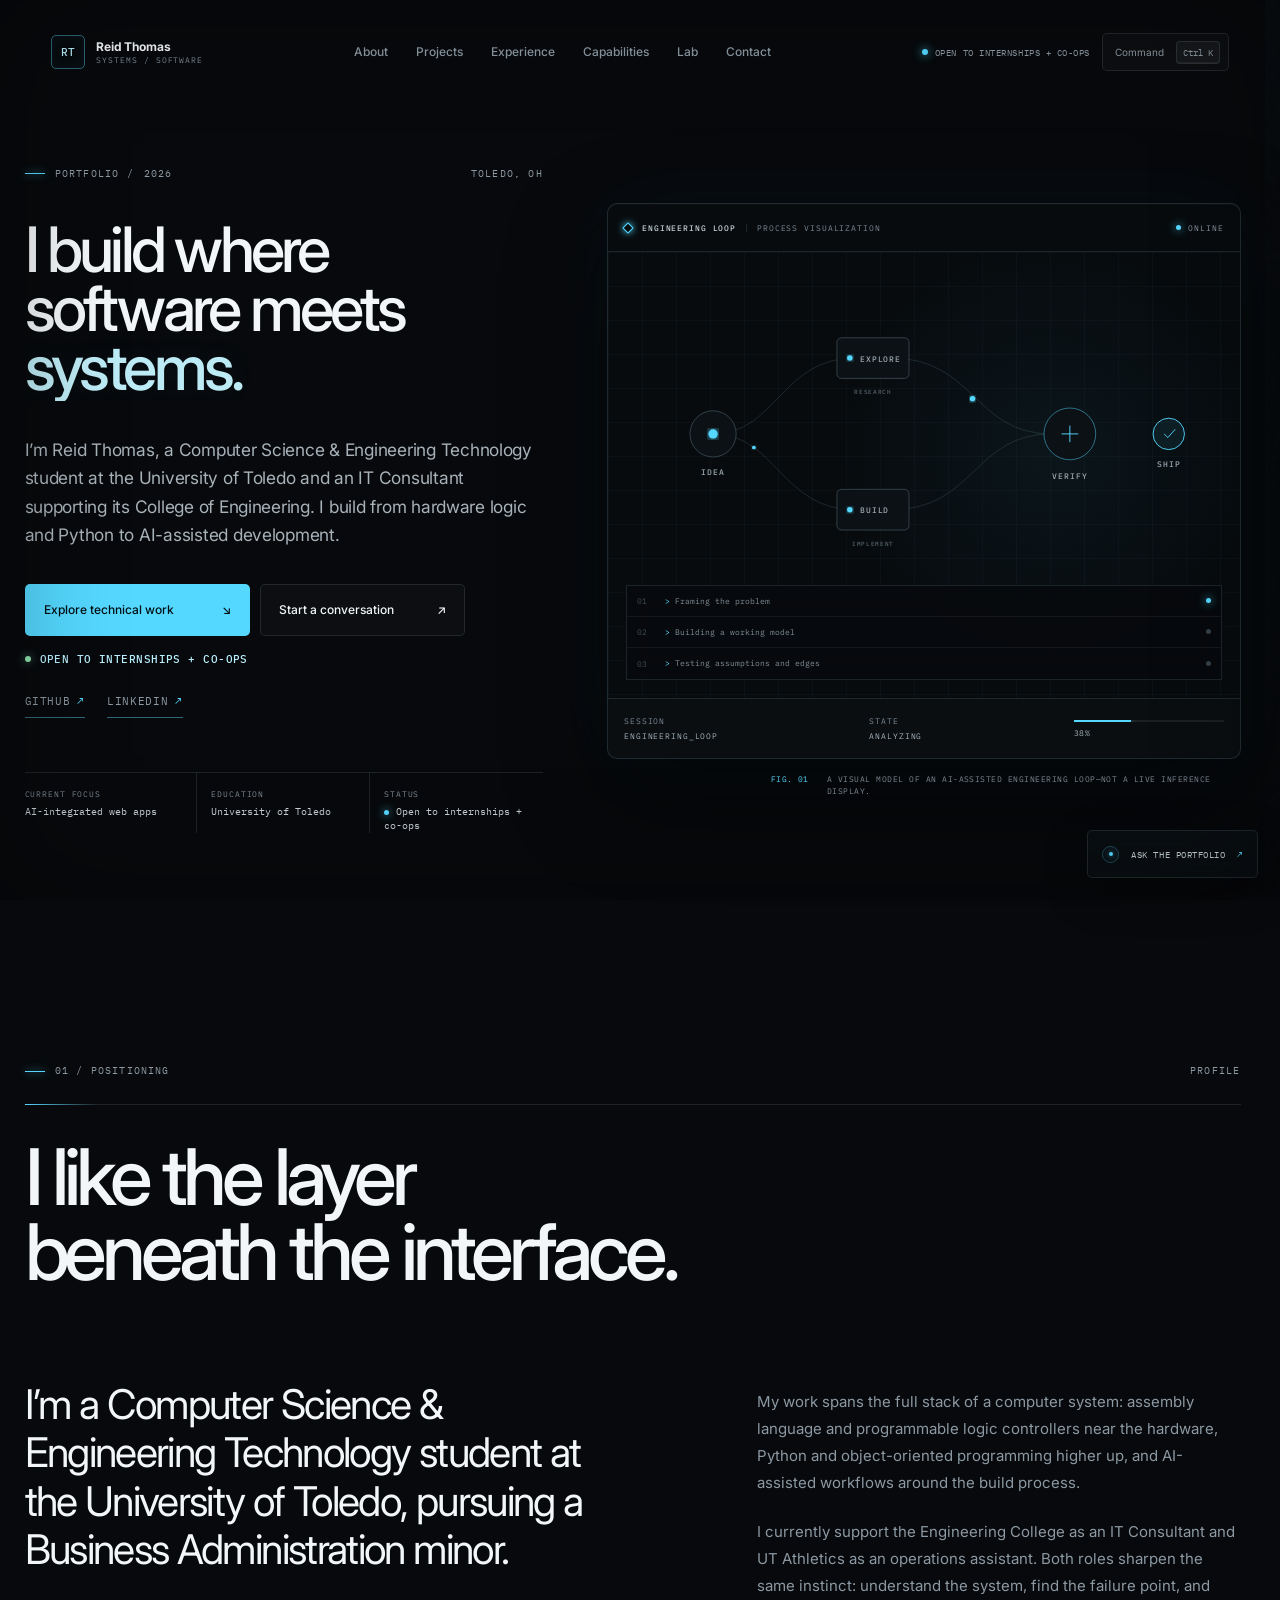
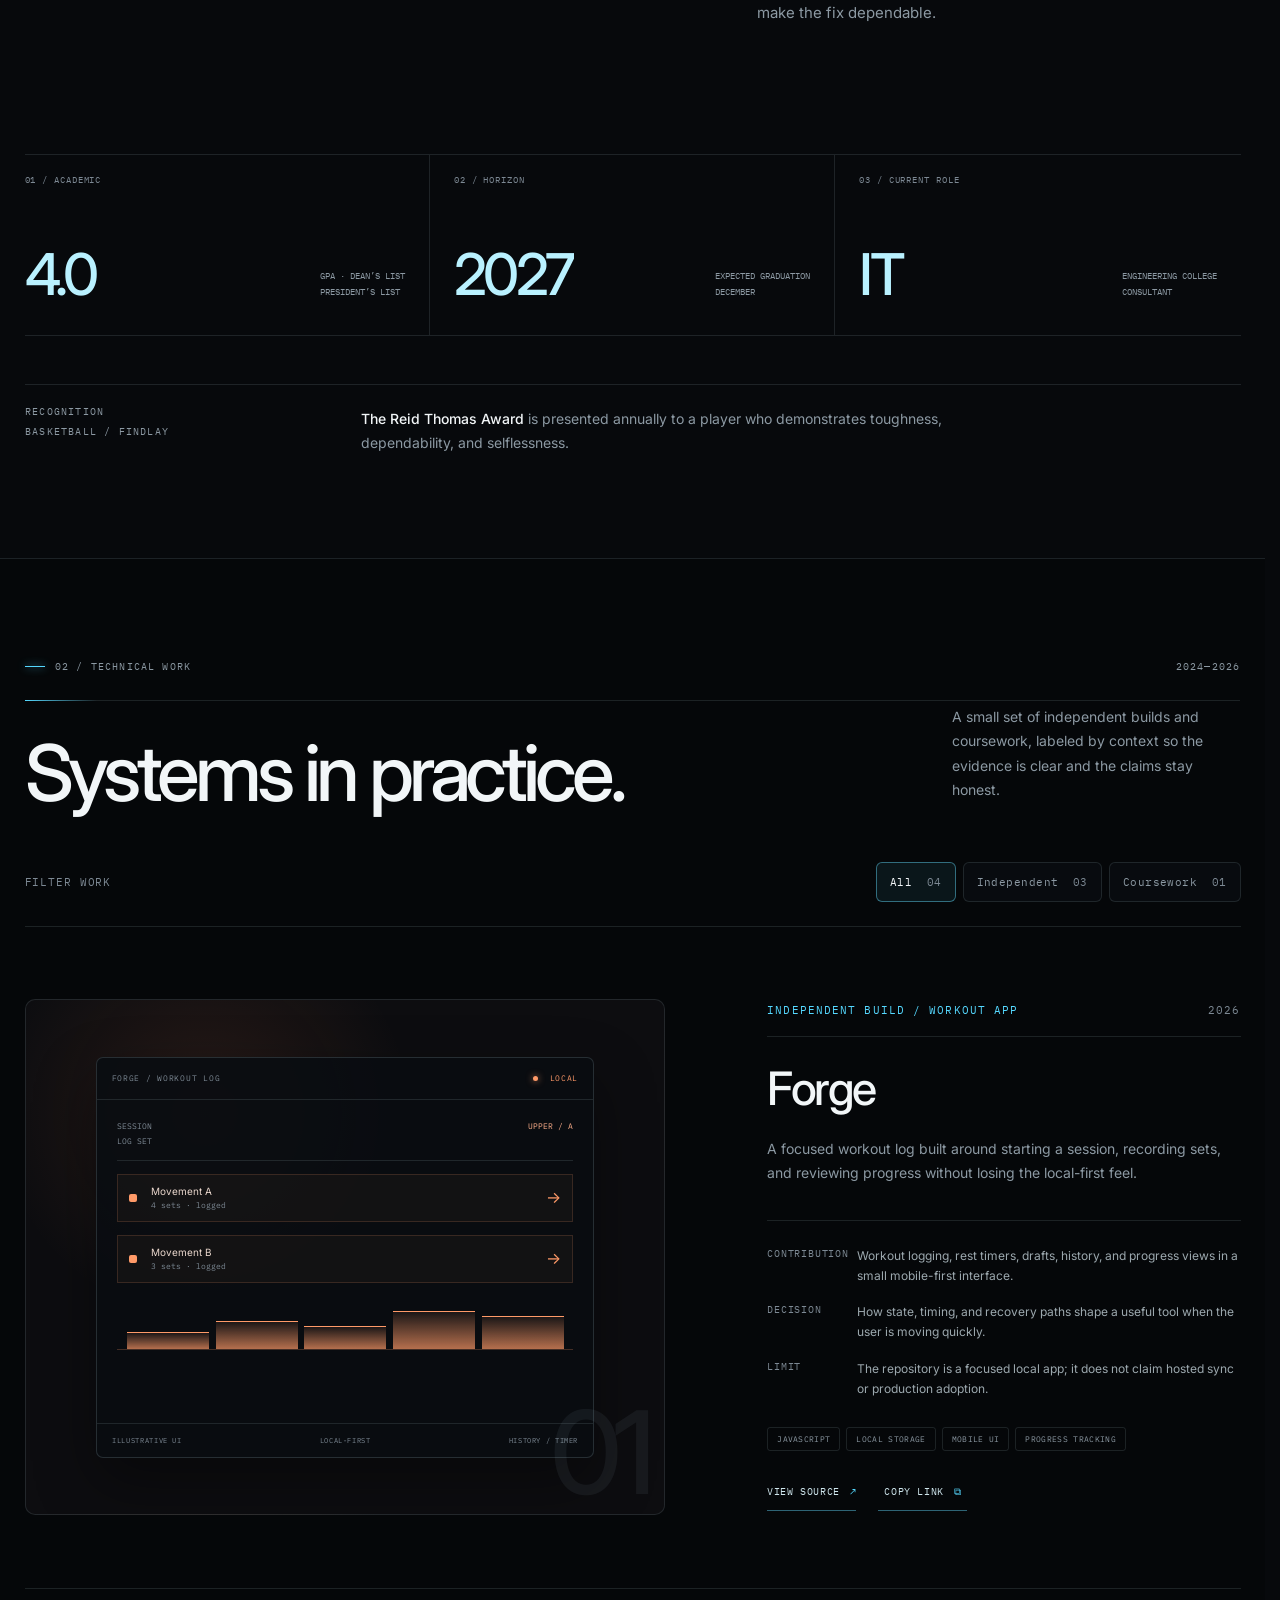
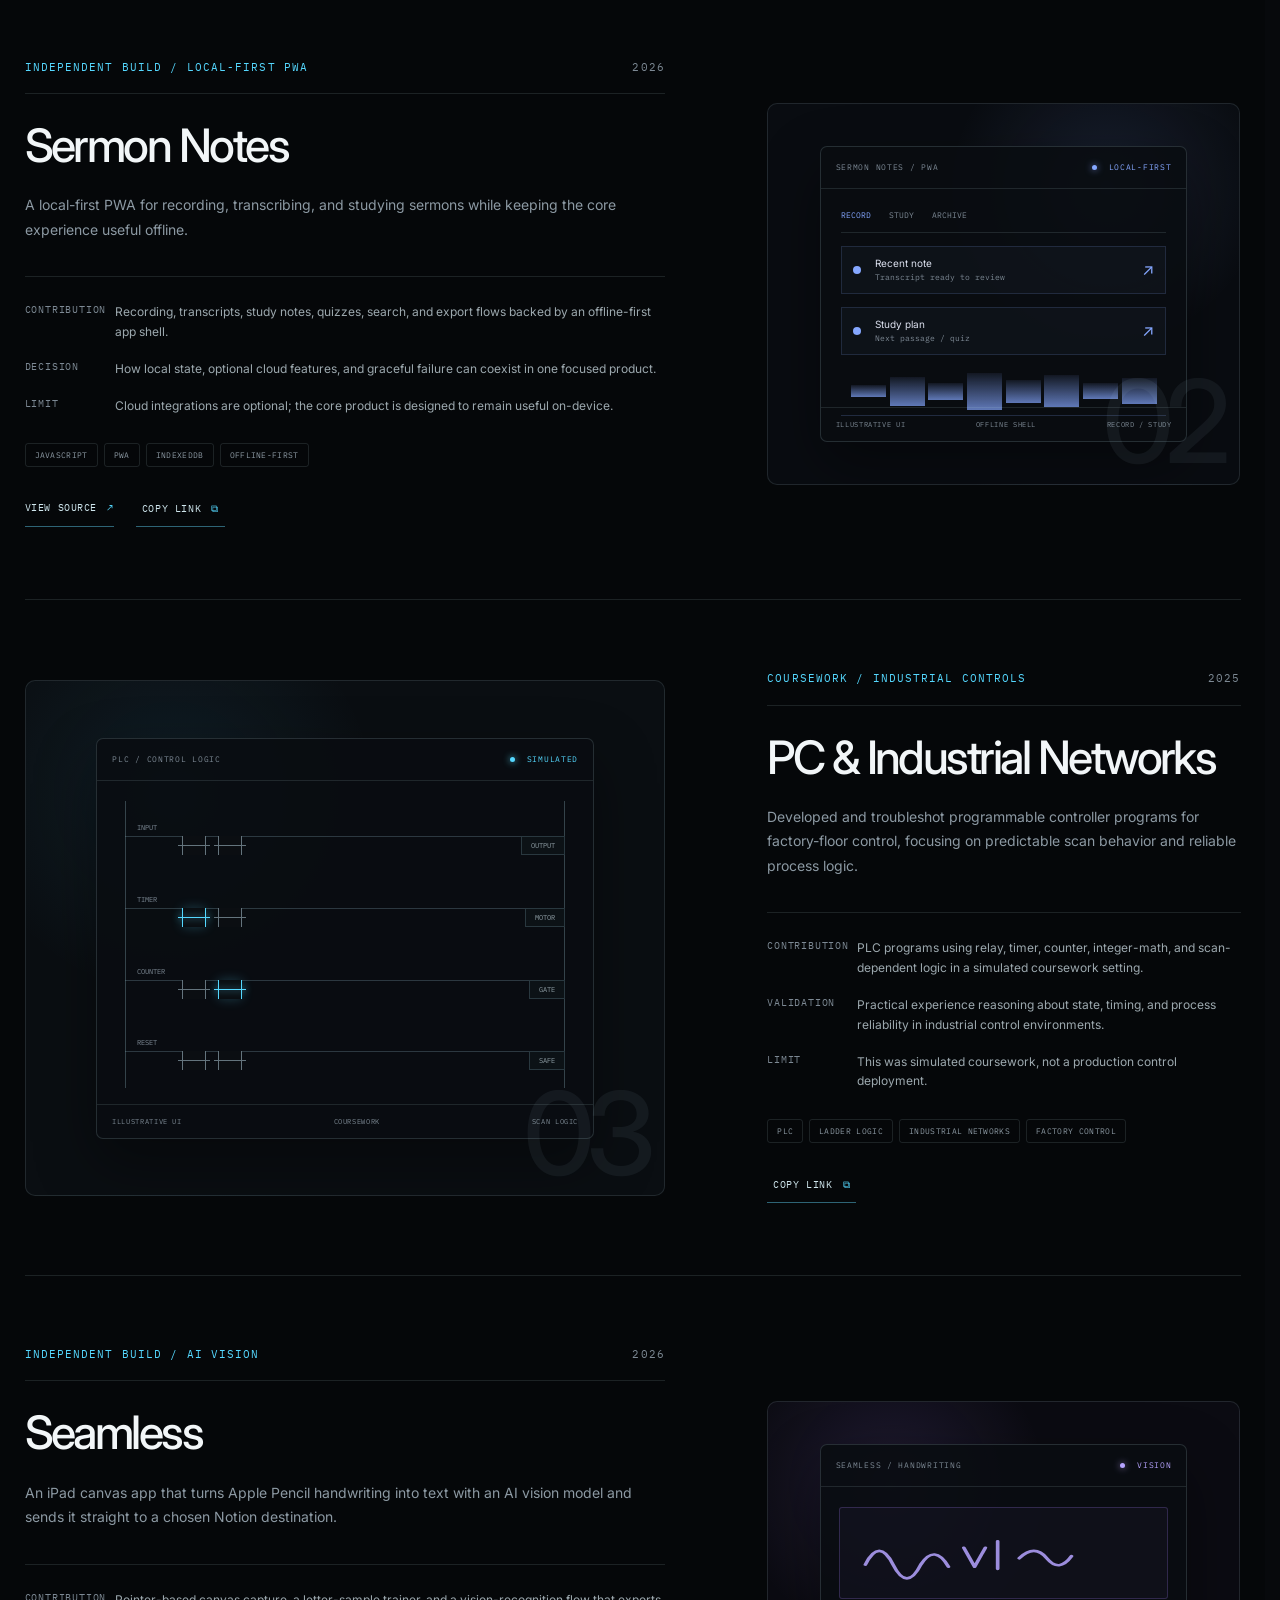
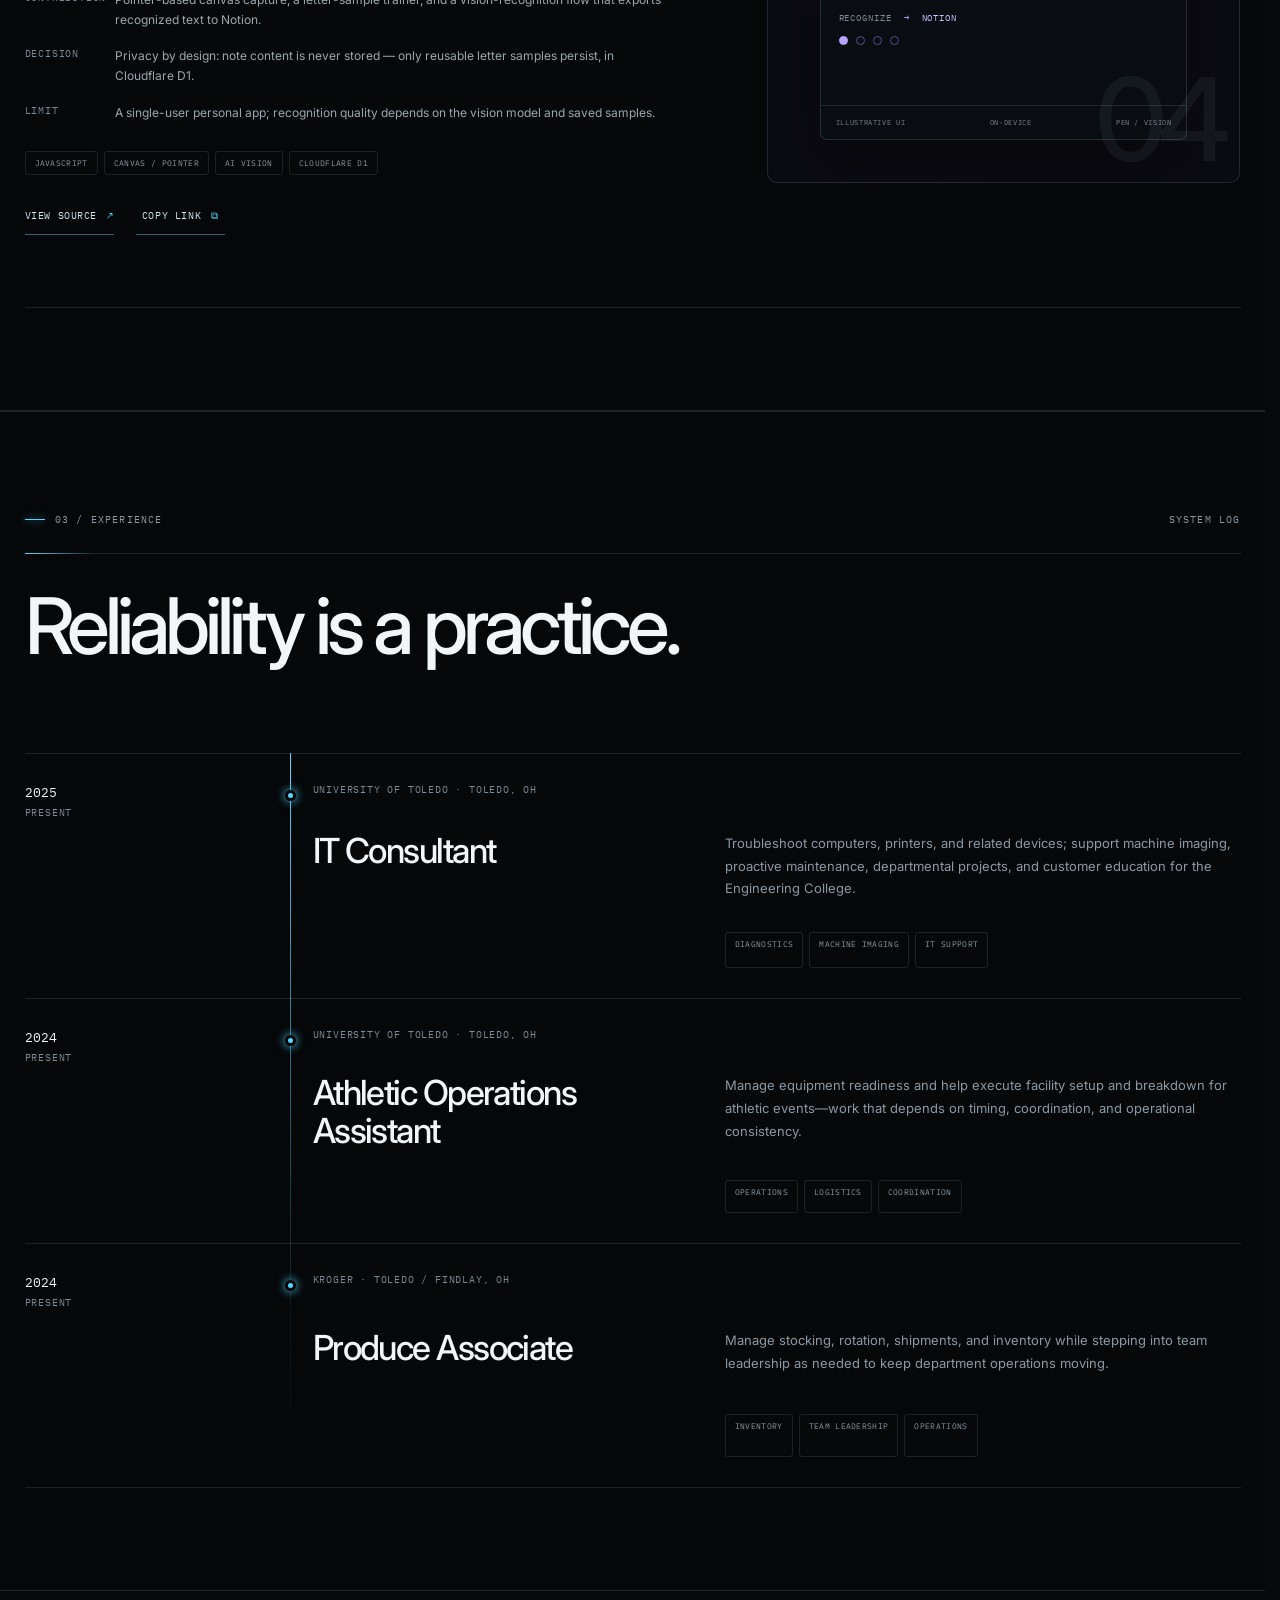
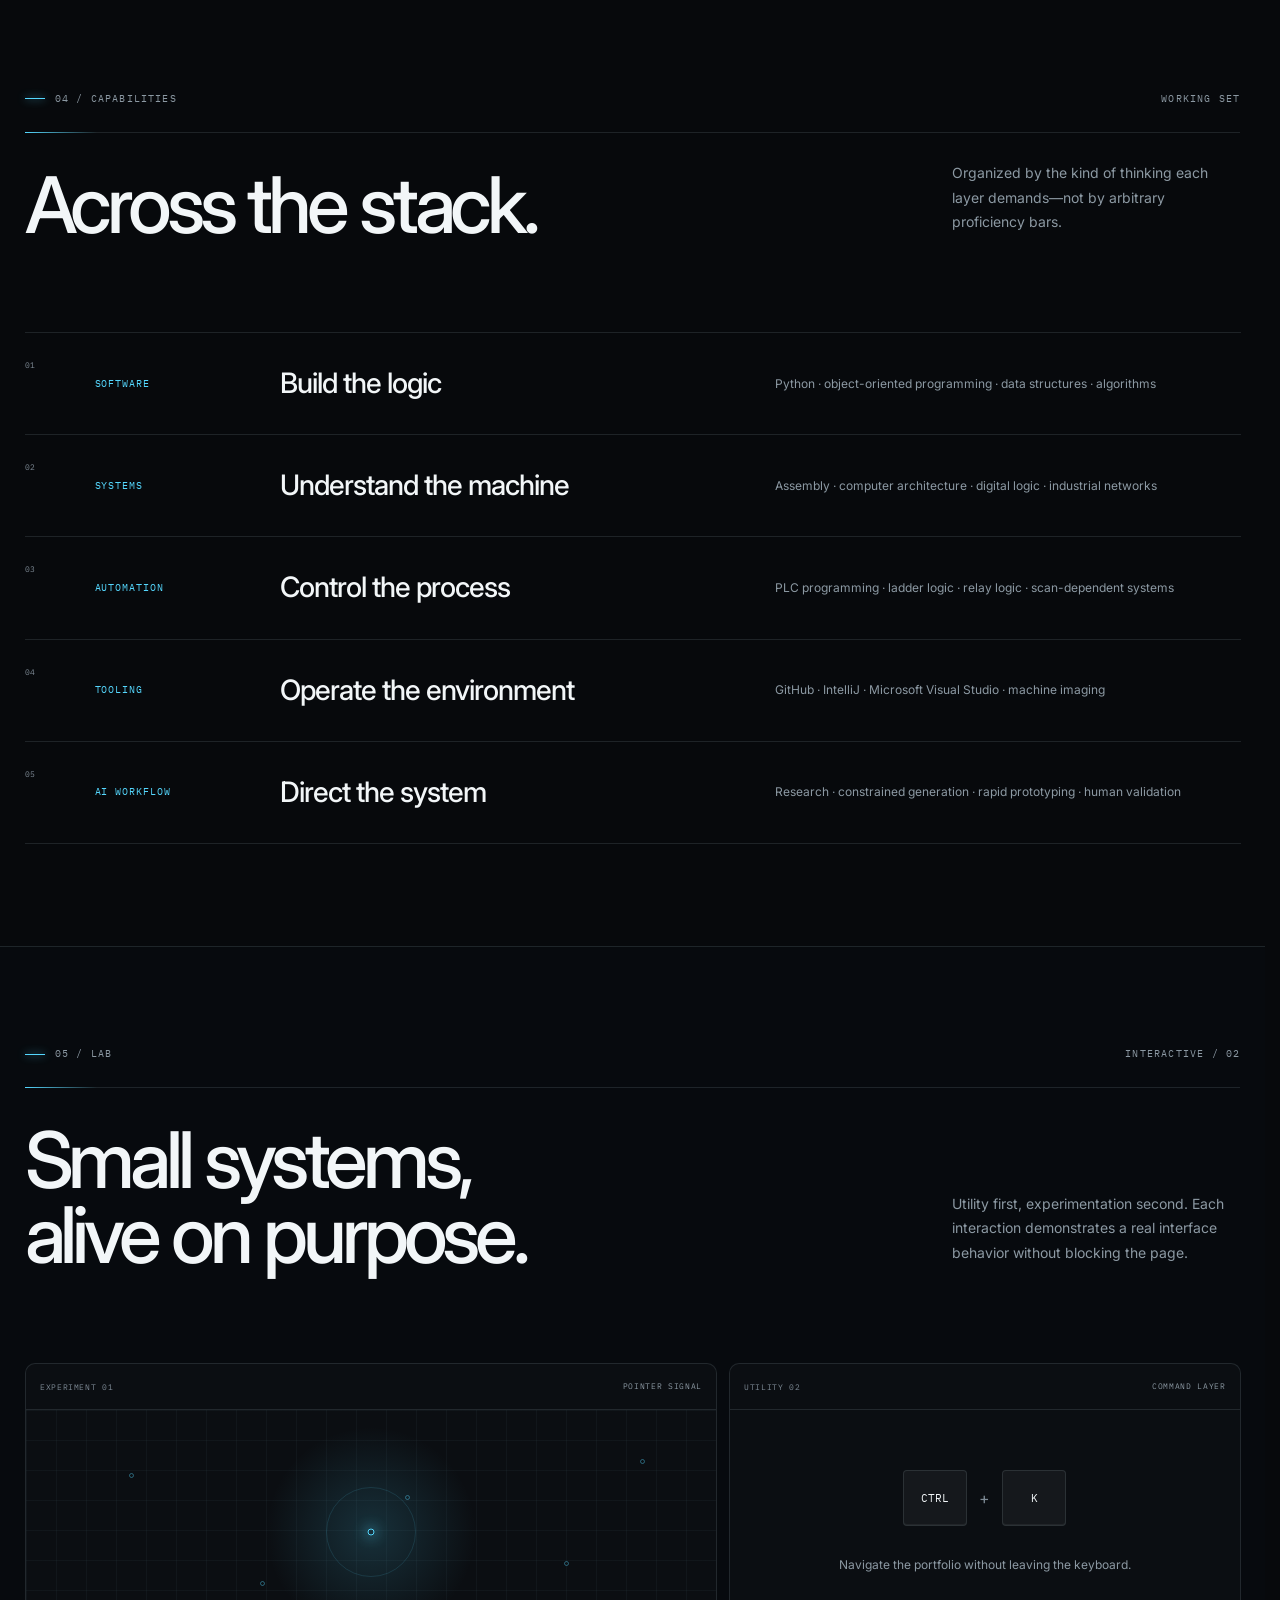
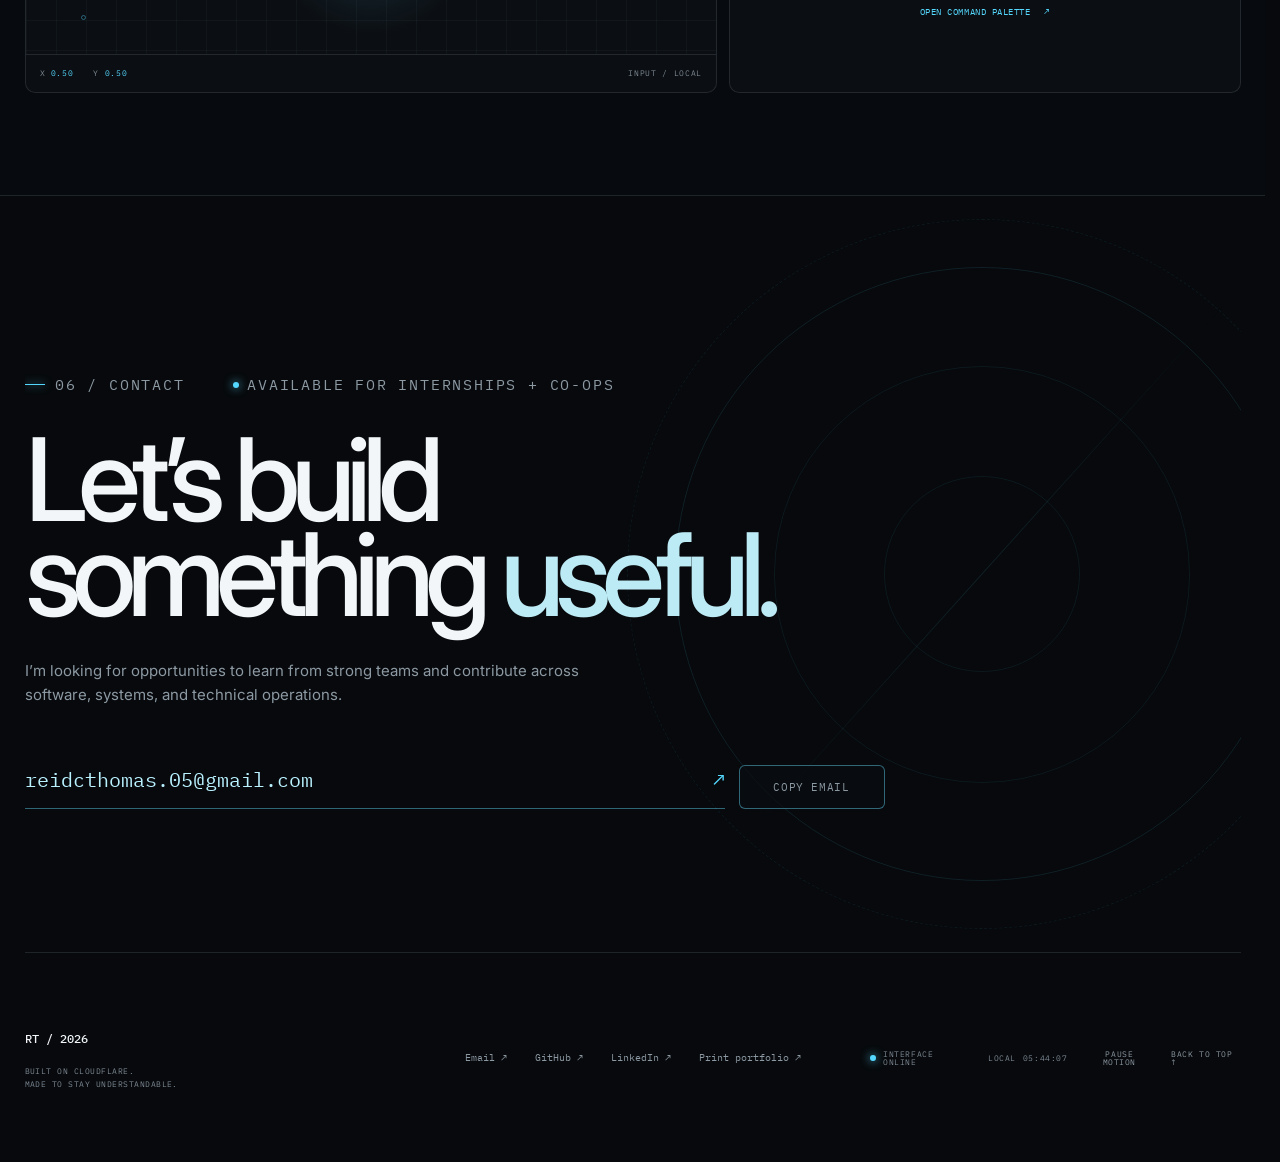
<file: index.html>
<!doctype html>
<html lang="en" class="no-js">
  <head>
    <meta charset="utf-8" />
    <meta name="viewport" content="width=device-width, initial-scale=1" />
    <meta
      name="description"
      content="Reid Thomas is a Computer Science and Engineering Technology student building across software, systems, industrial controls, and AI-assisted workflows."
    />
    <meta name="theme-color" content="#07090c" />
    <meta name="color-scheme" content="dark" />
    <meta
      property="og:title"
      content="Reid Thomas — Software, systems, and engineering"
    />
    <meta
      property="og:description"
      content="A technical portfolio spanning Python, industrial controls, computer architecture, and AI-assisted development."
    />
    <meta property="og:type" content="website" />
    <meta property="og:locale" content="en_US" />
    <meta property="og:url" content="https://reid-portfolio.pages.dev/" />
    <meta
      property="og:image"
      content="https://reid-portfolio.pages.dev/og-image.png"
    />
    <meta property="og:image:width" content="1200" />
    <meta property="og:image:height" content="630" />
    <meta
      property="og:image:alt"
      content="Reid Thomas portfolio — software, systems, and engineering"
    />
    <meta name="twitter:card" content="summary_large_image" />
    <meta name="twitter:title" content="Reid Thomas — Portfolio" />
    <meta
      name="twitter:description"
      content="Software, systems, and engineering work by Reid Thomas."
    />
    <meta
      name="twitter:image"
      content="https://reid-portfolio.pages.dev/og-image.png"
    />
    <meta
      name="twitter:image:alt"
      content="Reid Thomas portfolio — software, systems, and engineering"
    />
    <link rel="canonical" href="https://reid-portfolio.pages.dev/" />
    <title>Reid Thomas — Software, Systems &amp; AI Workflows</title>
    <link rel="icon" href="favicon.svg" type="image/svg+xml" />
    <link rel="preconnect" href="https://fonts.googleapis.com" />
    <link rel="preconnect" href="https://fonts.gstatic.com" crossorigin />
    <link
      href="https://fonts.googleapis.com/css2?family=IBM+Plex+Mono:wght@400;500&family=Inter:wght@400;500;600&display=swap"
      rel="stylesheet"
    />
    <link rel="stylesheet" href="styles.css" />
    <script type="application/ld+json">
      {
        "@context": "https://schema.org",
        "@type": "Person",
        "name": "Reid Thomas",
        "url": "https://reid-portfolio.pages.dev/",
        "email": "mailto:reidcthomas.05@gmail.com",
        "sameAs": [
          "https://github.com/ReidThomas1827",
          "https://linkedin.com/in/reidcthomas"
        ],
        "affiliation": {
          "@type": "EducationalOrganization",
          "name": "University of Toledo"
        }
      }
    </script>
  </head>
  <body>
    <a class="skip-link" href="#main">Skip to main content</a>
    <div class="ambient" aria-hidden="true">
      <div class="ambient__grid"></div>
      <div class="ambient__glow ambient__glow--one"></div>
      <div class="ambient__glow ambient__glow--two"></div>
      <div class="ambient__noise"></div>
    </div>
    <div class="scroll-progress" aria-hidden="true"><i></i></div>

    <header class="site-header" data-header>
      <nav class="nav shell" aria-label="Primary navigation">
        <a
          class="nav__brand"
          href="#home"
          data-cursor="HOME"
          aria-label="Reid Thomas — home"
          ><span class="nav__mark" aria-hidden="true">RT</span
          ><span class="nav__identity"
            ><b>Reid Thomas</b><small>Systems / Software</small></span
          ></a
        >
        <button
          class="nav__toggle"
          type="button"
          aria-expanded="false"
          aria-controls="nav-menu"
          aria-label="Open navigation menu"
        >
          <span></span><span></span>
        </button>
        <div class="nav__menu" id="nav-menu">
          <a class="nav__link" href="#about">About</a
          ><a class="nav__link" href="#projects">Projects</a
          ><a class="nav__link" href="#experience">Experience</a
          ><a class="nav__link" href="#capabilities">Capabilities</a
          ><a class="nav__link" href="#lab">Lab</a
          ><a class="nav__link" href="#contact">Contact</a>
        </div>
        <div class="nav__tools">
          <span class="nav__status"
            ><i aria-hidden="true"></i>Open to internships + co-ops</span
          ><button
            class="nav__command"
            type="button"
            data-command-open
            aria-label="Open command palette"
          >
            <span>Command</span><kbd data-shortcut-hint>⌘ K</kbd>
          </button>
        </div>
      </nav>
    </header>

    <main id="main">
      <section class="hero shell" id="home" aria-labelledby="hero-title">
        <div class="hero__copy">
          <p class="eyebrow hero__eyebrow">
            <span>Portfolio / <time data-year></time></span
            ><span>Toledo, OH</span>
          </p>
          <h1 id="hero-title">
            <span class="hero__line"><span>I build where</span></span
            ><span class="hero__line"><span>software meets</span></span
            ><span class="hero__line hero__line--accent"
              ><span>systems.</span></span
            >
          </h1>
          <p class="hero__intro">
            I’m Reid Thomas, a Computer Science &amp; Engineering Technology
            student at the University of Toledo and an IT Consultant supporting
            its College of Engineering. I build from hardware logic and Python
            to AI-assisted development.
          </p>
          <div class="hero__actions">
            <a
              class="button button--primary"
              href="#projects"
              data-cursor="VIEW"
              ><span>Explore technical work</span><i aria-hidden="true">↘</i></a
            ><a
              class="button button--secondary"
              href="mailto:reidcthomas.05@gmail.com"
              data-cursor="MAIL"
              ><span>Start a conversation</span><i aria-hidden="true">↗</i></a
            >
          </div>
          <p class="hero__availability">
            <i aria-hidden="true"></i>Open to internships + co-ops
          </p>
          <nav class="hero__links" aria-label="Professional links">
            <a
              href="https://github.com/ReidThomas1827"
              target="_blank"
              rel="noopener noreferrer"
              >GitHub <span aria-hidden="true">↗</span></a
            >
            <a
              href="https://linkedin.com/in/reidcthomas"
              target="_blank"
              rel="noopener noreferrer"
              >LinkedIn <span aria-hidden="true">↗</span></a
            >
          </nav>
          <dl class="hero__readout">
            <div>
              <dt>Current focus</dt>
              <dd>AI-integrated web apps</dd>
            </div>
            <div>
              <dt>Education</dt>
              <dd>University of Toledo</dd>
            </div>
            <div>
              <dt>Status</dt>
              <dd><i aria-hidden="true"></i>Open to internships + co-ops</dd>
            </div>
          </dl>
        </div>

        <div class="hero__visual" data-system-visual>
          <div class="system-window">
            <header class="system-window__bar">
              <div>
                <span class="system-window__glyph" aria-hidden="true"></span
                ><b>ENGINEERING LOOP</b
                ><span class="system-window__demo">PROCESS VISUALIZATION</span>
              </div>
              <span class="system-window__live"
                ><i aria-hidden="true"></i
                ><span data-system-state>ONLINE</span></span
              >
            </header>
            <div class="system-window__stage">
              <svg
                class="system-map"
                viewBox="0 0 640 310"
                role="img"
                aria-label="A node graph connecting research, design, code, and review"
              >
                <defs>
                  <linearGradient id="line-glow" x1="0" x2="1">
                    <stop offset="0" stop-color="#4fd9ff" stop-opacity=".08" />
                    <stop offset=".5" stop-color="#4fd9ff" stop-opacity=".8" />
                    <stop offset="1" stop-color="#4fd9ff" stop-opacity=".08" />
                  </linearGradient>
                  <filter id="node-glow">
                    <feGaussianBlur stdDeviation="4" result="blur" />
                    <feMerge>
                      <feMergeNode in="blur" />
                      <feMergeNode in="SourceGraphic" />
                    </feMerge>
                  </filter>
                </defs>
                <g class="system-map__lines">
                  <path d="M92 160 C160 160 166 78 245 78" />
                  <path d="M92 160 C160 160 166 242 245 242" />
                  <path d="M285 78 C375 78 374 160 458 160" />
                  <path d="M285 242 C375 242 374 160 458 160" />
                  <path d="M498 160 H585" />
                </g>
                <g class="system-map__packets" aria-hidden="true">
                  <circle r="3">
                    <animateMotion
                      dur="3.8s"
                      repeatCount="indefinite"
                      path="M92 160 C160 160 166 78 245 78 C375 78 374 160 458 160 H585"
                    />
                  </circle>
                  <circle r="2">
                    <animateMotion
                      dur="3.8s"
                      begin="1.9s"
                      repeatCount="indefinite"
                      path="M92 160 C160 160 166 242 245 242 C375 242 374 160 458 160 H585"
                    />
                  </circle>
                </g>
                <g
                  class="system-node system-node--origin"
                  transform="translate(92 160)"
                >
                  <circle r="25" />
                  <circle class="system-node__core" r="5" />
                  <text y="45">IDEA</text>
                </g>
                <g class="system-node" transform="translate(265 78)">
                  <rect x="-39" y="-22" width="78" height="44" rx="5" />
                  <circle class="system-node__core" cx="-25" r="3" />
                  <text x="-14" y="4">EXPLORE</text>
                  <text class="system-node__sub" y="39">RESEARCH</text>
                </g>
                <g class="system-node" transform="translate(265 242)">
                  <rect x="-39" y="-22" width="78" height="44" rx="5" />
                  <circle class="system-node__core" cx="-25" r="3" />
                  <text x="-14" y="4">BUILD</text>
                  <text class="system-node__sub" y="39">IMPLEMENT</text>
                </g>
                <g
                  class="system-node system-node--hub"
                  transform="translate(478 160)"
                >
                  <circle r="28" />
                  <path d="M-9 0h18M0-9v18" />
                  <text y="49">VERIFY</text>
                </g>
                <g
                  class="system-node system-node--ship"
                  transform="translate(585 160)"
                >
                  <circle r="17" />
                  <path d="M-5 0l4 4 8-9" />
                  <text y="36">SHIP</text>
                </g>
              </svg>
              <div class="system-console" aria-hidden="true">
                <div class="system-console__line">
                  <span>01</span>
                  <p data-system-log>Framing the problem</p>
                  <i></i>
                </div>
                <div class="system-console__line">
                  <span>02</span>
                  <p>Building a working model</p>
                  <i></i>
                </div>
                <div class="system-console__line">
                  <span>03</span>
                  <p>Testing assumptions and edges</p>
                  <i></i>
                </div>
              </div>
            </div>
            <footer class="system-window__footer">
              <div><span>SESSION</span><b>ENGINEERING_LOOP</b></div>
              <div><span>STATE</span><b data-system-phase>ANALYZING</b></div>
              <div class="system-progress">
                <span><i data-system-progress></i></span
                ><b data-system-percent>38%</b>
              </div>
            </footer>
          </div>
          <p class="hero__visual-note">
            <span>FIG. 01</span> A visual model of an AI-assisted engineering
            loop—not a live inference display.
          </p>
        </div>
      </section>

      <section
        class="section section--about shell"
        id="about"
        aria-labelledby="about-title"
      >
        <header class="section-heading" data-reveal>
          <p class="eyebrow">
            <span>01 / Positioning</span><span>Profile</span>
          </p>
          <h2 id="about-title">I like the layer<br />beneath the interface.</h2>
        </header>
        <div class="about-grid">
          <div class="about-grid__statement" data-reveal>
            <p>
              I’m a Computer Science &amp; Engineering Technology student at the
              University of Toledo, pursuing a Business Administration minor.
            </p>
          </div>
          <div class="about-grid__copy" data-reveal>
            <p>
              My work spans the full stack of a computer system: assembly
              language and programmable logic controllers near the hardware,
              Python and object-oriented programming higher up, and AI-assisted
              workflows around the build process.
            </p>
            <p>
              I currently support the Engineering College as an IT Consultant
              and UT Athletics as an operations assistant. Both roles sharpen
              the same instinct: understand the system, find the failure point,
              and make the fix dependable.
            </p>
          </div>
        </div>
        <dl class="facts" data-reveal>
          <div>
            <dt>01 / Academic</dt>
            <dd>
              <strong>4.0</strong
              ><span>GPA · Dean’s List<br />President’s List</span>
            </dd>
          </div>
          <div>
            <dt>02 / Horizon</dt>
            <dd>
              <strong>2027</strong
              ><span>Expected graduation<br />December</span>
            </dd>
          </div>
          <div>
            <dt>03 / Current role</dt>
            <dd>
              <strong>IT</strong
              ><span>Engineering College<br />Consultant</span>
            </dd>
          </div>
        </dl>
        <div class="recognition" data-reveal aria-label="Recognition">
          <p class="eyebrow">
            <span>Recognition</span><span>Basketball / Findlay</span>
          </p>
          <p>
            <strong>The Reid Thomas Award</strong> is presented annually to a
            player who demonstrates toughness, dependability, and selflessness.
          </p>
        </div>
      </section>

      <section
        class="section section--projects"
        id="projects"
        aria-labelledby="projects-title"
      >
        <div class="shell">
          <header class="section-heading section-heading--split" data-reveal>
            <div>
              <p class="eyebrow">
                <span>02 / Technical work</span><span>2024—2026</span>
              </p>
              <h2 id="projects-title">Systems in practice.</h2>
            </div>
            <p>
              A small set of independent builds and coursework, labeled by
              context so the evidence is clear and the claims stay honest.
            </p>
          </header>
          <div class="project-filters" data-project-filters data-reveal>
            <p id="project-filter-label">Filter work</p>
            <div
              role="group"
              aria-labelledby="project-filter-label"
              aria-controls="project-list"
            >
              <button
                type="button"
                data-project-filter="all"
                aria-pressed="true"
              >
                All <span>04</span>
              </button>
              <button
                type="button"
                data-project-filter="independent"
                aria-pressed="false"
              >
                Independent <span>03</span>
              </button>
              <button
                type="button"
                data-project-filter="coursework"
                aria-pressed="false"
              >
                Coursework <span>01</span>
              </button>
            </div>
            <p
              class="visually-hidden"
              data-project-filter-status
              aria-live="polite"
            ></p>
          </div>
          <div class="project-list" id="project-list">
            <article
              id="project-forge"
              class="project"
              data-project
              data-project-context="independent"
              data-reveal
            >
              <div
                class="project__visual project__visual--forge"
                role="img"
                aria-label="Illustrative Forge workout logging interface based on the linked repository"
              >
                <div class="project-ui project-ui--forge" aria-hidden="true">
                  <header>
                    <span>FORGE / WORKOUT LOG</span><b><i></i> LOCAL</b>
                  </header>
                  <div class="forge-screen">
                    <div class="forge-summary">
                      <span>SESSION</span><strong>UPPER / A</strong
                      ><em>LOG SET</em>
                    </div>
                    <div class="forge-exercise">
                      <i></i>
                      <div><b>Movement A</b><span>4 sets · logged</span></div>
                      <strong>→</strong>
                    </div>
                    <div class="forge-exercise">
                      <i></i>
                      <div><b>Movement B</b><span>3 sets · logged</span></div>
                      <strong>→</strong>
                    </div>
                    <div class="forge-bars">
                      <i></i><i></i><i></i><i></i><i></i>
                    </div>
                  </div>
                  <footer>
                    <span>ILLUSTRATIVE UI</span><span>LOCAL-FIRST</span
                    ><span>HISTORY / TIMER</span>
                  </footer>
                </div>
                <span class="project__index" aria-hidden="true">01</span>
              </div>
              <div class="project__body">
                <div class="project__meta">
                  <span>Independent build / Workout app</span
                  ><time datetime="2026">2026</time>
                </div>
                <h3>Forge</h3>
                <p>
                  A focused workout log built around starting a session,
                  recording sets, and reviewing progress without losing the
                  local-first feel.
                </p>
                <dl class="project__detail">
                  <div>
                    <dt>Contribution</dt>
                    <dd>
                      Workout logging, rest timers, drafts, history, and
                      progress views in a small mobile-first interface.
                    </dd>
                  </div>
                  <div>
                    <dt>Decision</dt>
                    <dd>
                      How state, timing, and recovery paths shape a useful tool
                      when the user is moving quickly.
                    </dd>
                  </div>
                  <div>
                    <dt>Limit</dt>
                    <dd>
                      The repository is a focused local app; it does not claim
                      hosted sync or production adoption.
                    </dd>
                  </div>
                </dl>
                <ul class="tag-list">
                  <li>JavaScript</li>
                  <li>Local Storage</li>
                  <li>Mobile UI</li>
                  <li>Progress Tracking</li>
                </ul>
                <div class="project__actions">
                  <a
                    class="text-link"
                    href="https://github.com/ReidThomas1827/forge"
                    target="_blank"
                    rel="noopener noreferrer"
                    data-cursor="OPEN"
                    >View source <span aria-hidden="true">↗</span></a
                  >
                  <button
                    class="text-link text-link--button"
                    type="button"
                    data-copy-project="#project-forge"
                  >
                    Copy link <span aria-hidden="true">⧉</span>
                  </button>
                </div>
              </div>
            </article>
            <article
              id="project-sermon-notes"
              class="project project--reverse"
              data-project
              data-project-context="independent"
              data-reveal
            >
              <div
                class="project__visual project__visual--sermon"
                role="img"
                aria-label="Illustrative Sermon Notes PWA interface based on the linked repository"
              >
                <div class="project-ui project-ui--sermon" aria-hidden="true">
                  <header>
                    <span>SERMON NOTES / PWA</span><b><i></i> LOCAL-FIRST</b>
                  </header>
                  <div class="sermon-screen">
                    <div class="sermon-tabs">
                      <b>RECORD</b><span>STUDY</span><span>ARCHIVE</span>
                    </div>
                    <div class="sermon-card">
                      <i></i>
                      <div>
                        <b>Recent note</b
                        ><span>Transcript ready to review</span>
                      </div>
                      <strong>↗</strong>
                    </div>
                    <div class="sermon-card">
                      <i></i>
                      <div>
                        <b>Study plan</b><span>Next passage / quiz</span>
                      </div>
                      <strong>↗</strong>
                    </div>
                    <div class="sermon-wave">
                      <i></i><i></i><i></i><i></i><i></i><i></i><i></i><i></i>
                    </div>
                  </div>
                  <footer>
                    <span>ILLUSTRATIVE UI</span><span>OFFLINE SHELL</span
                    ><span>RECORD / STUDY</span>
                  </footer>
                </div>
                <span class="project__index" aria-hidden="true">02</span>
              </div>
              <div class="project__body">
                <div class="project__meta">
                  <span>Independent build / Local-first PWA</span
                  ><time datetime="2026">2026</time>
                </div>
                <h3>Sermon Notes</h3>
                <p>
                  A local-first PWA for recording, transcribing, and studying
                  sermons while keeping the core experience useful offline.
                </p>
                <dl class="project__detail">
                  <div>
                    <dt>Contribution</dt>
                    <dd>
                      Recording, transcripts, study notes, quizzes, search, and
                      export flows backed by an offline-first app shell.
                    </dd>
                  </div>
                  <div>
                    <dt>Decision</dt>
                    <dd>
                      How local state, optional cloud features, and graceful
                      failure can coexist in one focused product.
                    </dd>
                  </div>
                  <div>
                    <dt>Limit</dt>
                    <dd>
                      Cloud integrations are optional; the core product is
                      designed to remain useful on-device.
                    </dd>
                  </div>
                </dl>
                <ul class="tag-list">
                  <li>JavaScript</li>
                  <li>PWA</li>
                  <li>IndexedDB</li>
                  <li>Offline-first</li>
                </ul>
                <div class="project__actions">
                  <a
                    class="text-link"
                    href="https://github.com/ReidThomas1827/Churchapp/tree/main/sermonapp"
                    target="_blank"
                    rel="noopener noreferrer"
                    data-cursor="OPEN"
                    >View source <span aria-hidden="true">↗</span></a
                  >
                  <button
                    class="text-link text-link--button"
                    type="button"
                    data-copy-project="#project-sermon-notes"
                  >
                    Copy link <span aria-hidden="true">⧉</span>
                  </button>
                </div>
              </div>
            </article>
            <article
              id="project-plc"
              class="project"
              data-project
              data-project-context="coursework"
              data-reveal
            >
              <div
                class="project__visual project__visual--plc"
                role="img"
                aria-label="Illustrative ladder logic interface for PC and Industrial Networks coursework"
              >
                <div class="project-ui project-ui--plc" aria-hidden="true">
                  <header>
                    <span>PLC / CONTROL LOGIC</span><b><i></i> SIMULATED</b>
                  </header>
                  <div class="ladder">
                    <i class="ladder__rail ladder__rail--left"></i
                    ><i class="ladder__rail ladder__rail--right"></i>
                    <div class="rung">
                      <span>INPUT</span><i></i><i></i><b>OUTPUT</b>
                    </div>
                    <div class="rung">
                      <span>TIMER</span><i class="is-active"></i><i></i
                      ><b>MOTOR</b>
                    </div>
                    <div class="rung">
                      <span>COUNTER</span><i></i><i class="is-active"></i
                      ><b>GATE</b>
                    </div>
                    <div class="rung">
                      <span>RESET</span><i></i><i></i><b>SAFE</b>
                    </div>
                  </div>
                  <footer>
                    <span>ILLUSTRATIVE UI</span><span>COURSEWORK</span
                    ><span>SCAN LOGIC</span>
                  </footer>
                </div>
                <span class="project__index" aria-hidden="true">03</span>
              </div>
              <div class="project__body">
                <div class="project__meta">
                  <span>Coursework / Industrial controls</span
                  ><time datetime="2025">2025</time>
                </div>
                <h3>PC &amp; Industrial Networks</h3>
                <p>
                  Developed and troubleshot programmable controller programs for
                  factory-floor control, focusing on predictable scan behavior
                  and reliable process logic.
                </p>
                <dl class="project__detail">
                  <div>
                    <dt>Contribution</dt>
                    <dd>
                      PLC programs using relay, timer, counter, integer-math,
                      and scan-dependent logic in a simulated coursework
                      setting.
                    </dd>
                  </div>
                  <div>
                    <dt>Validation</dt>
                    <dd>
                      Practical experience reasoning about state, timing, and
                      process reliability in industrial control environments.
                    </dd>
                  </div>
                  <div>
                    <dt>Limit</dt>
                    <dd>
                      This was simulated coursework, not a production control
                      deployment.
                    </dd>
                  </div>
                </dl>
                <ul class="tag-list">
                  <li>PLC</li>
                  <li>Ladder Logic</li>
                  <li>Industrial Networks</li>
                  <li>Factory Control</li>
                </ul>
                <div class="project__actions">
                  <button
                    class="text-link text-link--button"
                    type="button"
                    data-copy-project="#project-plc"
                  >
                    Copy link <span aria-hidden="true">⧉</span>
                  </button>
                </div>
              </div>
            </article>
            <article
              id="project-seamless"
              class="project project--reverse"
              data-project
              data-project-context="independent"
              data-reveal
            >
              <div
                class="project__visual project__visual--seamless"
                role="img"
                aria-label="Illustrative Seamless handwriting-to-Notion interface based on the linked repository"
              >
                <div class="project-ui project-ui--seamless" aria-hidden="true">
                  <header>
                    <span>SEAMLESS / HANDWRITING</span><b><i></i> VISION</b>
                  </header>
                  <div class="seamless-screen">
                    <div class="seamless-canvas">
                      <svg viewBox="0 0 200 70" preserveAspectRatio="none">
                        <path
                          pathLength="100"
                          d="M10 46 q9 -26 18 0 t18 0 q9 -20 18 2 M74 30 l7 18 l7 -18 M96 24 v26 M110 40 q10 -14 18 0 t16 -2"
                        />
                      </svg>
                    </div>
                    <div class="seamless-flow">
                      <span>RECOGNIZE</span><em>→</em><b>NOTION</b>
                    </div>
                    <div class="seamless-tools">
                      <i></i><i></i><i></i><i></i>
                    </div>
                  </div>
                  <footer>
                    <span>ILLUSTRATIVE UI</span><span>ON-DEVICE</span
                    ><span>PEN / VISION</span>
                  </footer>
                </div>
                <span class="project__index" aria-hidden="true">04</span>
              </div>
              <div class="project__body">
                <div class="project__meta">
                  <span>Independent build / AI vision</span
                  ><time datetime="2026">2026</time>
                </div>
                <h3>Seamless</h3>
                <p>
                  An iPad canvas app that turns Apple Pencil handwriting into
                  text with an AI vision model and sends it straight to a chosen
                  Notion destination.
                </p>
                <dl class="project__detail">
                  <div>
                    <dt>Contribution</dt>
                    <dd>
                      Pointer-based canvas capture, a letter-sample trainer, and
                      a vision-recognition flow that exports recognized text to
                      Notion.
                    </dd>
                  </div>
                  <div>
                    <dt>Decision</dt>
                    <dd>
                      Privacy by design: note content is never stored — only
                      reusable letter samples persist, in Cloudflare D1.
                    </dd>
                  </div>
                  <div>
                    <dt>Limit</dt>
                    <dd>
                      A single-user personal app; recognition quality depends on
                      the vision model and saved samples.
                    </dd>
                  </div>
                </dl>
                <ul class="tag-list">
                  <li>JavaScript</li>
                  <li>Canvas / Pointer</li>
                  <li>AI Vision</li>
                  <li>Cloudflare D1</li>
                </ul>
                <div class="project__actions">
                  <a
                    class="text-link"
                    href="https://github.com/ReidThomas1827/Seamless"
                    target="_blank"
                    rel="noopener noreferrer"
                    data-cursor="OPEN"
                    >View source <span aria-hidden="true">↗</span></a
                  >
                  <button
                    class="text-link text-link--button"
                    type="button"
                    data-copy-project="#project-seamless"
                  >
                    Copy link <span aria-hidden="true">⧉</span>
                  </button>
                </div>
              </div>
            </article>
          </div>
        </div>
      </section>

      <section
        class="section section--experience"
        id="experience"
        aria-labelledby="experience-title"
      >
        <div class="shell">
          <header class="section-heading" data-reveal>
            <p class="eyebrow">
              <span>03 / Experience</span><span>System log</span>
            </p>
            <h2 id="experience-title">Reliability is a practice.</h2>
          </header>
          <ol class="timeline">
            <li data-reveal>
              <div class="timeline__date">
                <time datetime="2025">2025</time><span>Present</span>
              </div>
              <div class="timeline__marker"><i></i></div>
              <article>
                <p>University of Toledo · Toledo, OH</p>
                <h3>IT Consultant</h3>
                <p>
                  Troubleshoot computers, printers, and related devices; support
                  machine imaging, proactive maintenance, departmental projects,
                  and customer education for the Engineering College.
                </p>
                <ul class="tag-list">
                  <li>Diagnostics</li>
                  <li>Machine Imaging</li>
                  <li>IT Support</li>
                </ul>
              </article>
            </li>
            <li data-reveal>
              <div class="timeline__date">
                <time datetime="2024">2024</time><span>Present</span>
              </div>
              <div class="timeline__marker"><i></i></div>
              <article>
                <p>University of Toledo · Toledo, OH</p>
                <h3>Athletic Operations Assistant</h3>
                <p>
                  Manage equipment readiness and help execute facility setup and
                  breakdown for athletic events—work that depends on timing,
                  coordination, and operational consistency.
                </p>
                <ul class="tag-list">
                  <li>Operations</li>
                  <li>Logistics</li>
                  <li>Coordination</li>
                </ul>
              </article>
            </li>
            <li data-reveal>
              <div class="timeline__date">
                <time datetime="2024">2024</time><span>Present</span>
              </div>
              <div class="timeline__marker"><i></i></div>
              <article>
                <p>Kroger · Toledo / Findlay, OH</p>
                <h3>Produce Associate</h3>
                <p>
                  Manage stocking, rotation, shipments, and inventory while
                  stepping into team leadership as needed to keep department
                  operations moving.
                </p>
                <ul class="tag-list">
                  <li>Inventory</li>
                  <li>Team Leadership</li>
                  <li>Operations</li>
                </ul>
              </article>
            </li>
          </ol>
        </div>
      </section>

      <section
        class="section section--capabilities shell"
        id="capabilities"
        aria-labelledby="capabilities-title"
      >
        <header class="section-heading section-heading--split" data-reveal>
          <div>
            <p class="eyebrow">
              <span>04 / Capabilities</span><span>Working set</span>
            </p>
            <h2 id="capabilities-title">Across the stack.</h2>
          </div>
          <p>
            Organized by the kind of thinking each layer demands—not by
            arbitrary proficiency bars.
          </p>
        </header>
        <div class="capability-matrix" data-reveal>
          <article>
            <span>01</span>
            <div>
              <small>SOFTWARE</small>
              <h3>Build the logic</h3>
              <p>
                Python · object-oriented programming · data structures ·
                algorithms
              </p>
            </div>
          </article>
          <article>
            <span>02</span>
            <div>
              <small>SYSTEMS</small>
              <h3>Understand the machine</h3>
              <p>
                Assembly · computer architecture · digital logic · industrial
                networks
              </p>
            </div>
          </article>
          <article>
            <span>03</span>
            <div>
              <small>AUTOMATION</small>
              <h3>Control the process</h3>
              <p>
                PLC programming · ladder logic · relay logic · scan-dependent
                systems
              </p>
            </div>
          </article>
          <article>
            <span>04</span>
            <div>
              <small>TOOLING</small>
              <h3>Operate the environment</h3>
              <p>
                GitHub · IntelliJ · Microsoft Visual Studio · machine imaging
              </p>
            </div>
          </article>
          <article>
            <span>05</span>
            <div>
              <small>AI WORKFLOW</small>
              <h3>Direct the system</h3>
              <p>
                Research · constrained generation · rapid prototyping · human
                validation
              </p>
            </div>
          </article>
        </div>
      </section>

      <section
        class="section section--lab"
        id="lab"
        aria-labelledby="lab-title"
      >
        <div class="shell">
          <header class="section-heading section-heading--split" data-reveal>
            <div>
              <p class="eyebrow">
                <span>05 / Lab</span><span>Interactive / 02</span>
              </p>
              <h2 id="lab-title">Small systems,<br />alive on purpose.</h2>
            </div>
            <p>
              Utility first, experimentation second. Each interaction
              demonstrates a real interface behavior without blocking the page.
            </p>
          </header>
          <div class="lab-grid">
            <article
              class="lab-card lab-card--signal"
              data-signal-field
              data-reveal
            >
              <header><span>EXPERIMENT 01</span><b>POINTER SIGNAL</b></header>
              <div class="signal-field" aria-hidden="true">
                <i></i><i></i><i></i><i></i><i></i><i></i><span></span>
              </div>
              <footer aria-hidden="true">
                <span>X <b data-signal-x>0.50</b></span
                ><span>Y <b data-signal-y>0.50</b></span
                ><span>INPUT / LOCAL</span>
              </footer>
            </article>
            <article class="lab-card" data-reveal>
              <header><span>UTILITY 02</span><b>COMMAND LAYER</b></header>
              <div class="lab-command">
                <kbd data-shortcut-mod>CTRL</kbd><i>+</i><kbd>K</kbd>
                <p>Navigate the portfolio without leaving the keyboard.</p>
                <button type="button" data-command-open>
                  Open command palette <span>↗</span>
                </button>
              </div>
            </article>
          </div>
        </div>
      </section>

      <section
        class="section section--contact shell"
        id="contact"
        aria-labelledby="contact-title"
      >
        <div class="contact-orbit" aria-hidden="true">
          <i></i><i></i><span></span>
        </div>
        <div class="contact__content" data-reveal>
          <p class="eyebrow">
            <span>06 / Contact</span
            ><span
              ><i class="status-dot"></i>Available for internships +
              co-ops</span
            >
          </p>
          <h2 id="contact-title">
            Let’s build<br />something <em>useful.</em>
          </h2>
          <p>
            I’m looking for opportunities to learn from strong teams and
            contribute across software, systems, and technical operations.
          </p>
          <div class="contact__actions">
            <a
              class="contact__email"
              href="mailto:reidcthomas.05@gmail.com"
              data-cursor="MAIL"
              ><span>reidcthomas.05@gmail.com</span
              ><i aria-hidden="true">↗</i></a
            >
            <button
              class="contact__copy"
              type="button"
              data-copy-email="reidcthomas.05@gmail.com"
              aria-describedby="copy-email-status"
            >
              Copy email
            </button>
            <span
              class="visually-hidden"
              id="copy-email-status"
              data-copy-email-status
              aria-live="polite"
            ></span>
          </div>
        </div>
      </section>
    </main>

    <footer class="site-footer shell">
      <div>
        <a class="footer__brand" href="#home">RT / <span data-year></span></a>
        <p>Built on Cloudflare.<br />Made to stay understandable.</p>
      </div>
      <nav aria-label="Contact and portfolio links">
        <a href="mailto:reidcthomas.05@gmail.com">Email ↗</a
        ><a
          href="https://github.com/ReidThomas1827"
          target="_blank"
          rel="noopener noreferrer"
          >GitHub ↗</a
        ><a
          href="https://linkedin.com/in/reidcthomas"
          target="_blank"
          rel="noopener noreferrer"
          >LinkedIn ↗</a
        ><button class="footer__print" type="button" data-print>
          Print portfolio ↗
        </button>
      </nav>
      <div class="footer__system">
        <span><i></i><span data-connection-label>Interface online</span></span
        ><span>LOCAL <time data-local-time>--:--:--</time></span
        ><button
          class="footer__motion"
          type="button"
          data-motion-toggle
          aria-pressed="false"
        >
          Pause motion</button
        ><a href="#home">Back to top ↑</a>
      </div>
    </footer>

    <aside
      class="chat-widget"
      data-chat-widget
      aria-label="Portfolio assistant"
    >
      <section
        class="chat-panel"
        id="chat-panel"
        role="dialog"
        aria-modal="true"
        aria-labelledby="chat-title"
        aria-hidden="true"
        inert
      >
        <header class="chat-panel__header">
          <div>
            <p class="chat-panel__eyebrow">
              <i aria-hidden="true"></i>WORKERS AI / GROUNDED
            </p>
            <h2 id="chat-title">Ask about Reid</h2>
          </div>
          <button
            class="chat-panel__close"
            type="button"
            aria-label="Close portfolio assistant"
          >
            ×
          </button>
        </header>
        <div class="chat-messages" aria-live="polite">
          <div class="chat-message chat-message--assistant">
            <span class="chat-message__label" aria-hidden="true">RT / AI</span>
            <p>
              <span class="visually-hidden">Assistant: </span>I can answer
              questions about the information on Reid’s skills, academic work,
              experience, and availability.
            </p>
          </div>
        </div>
        <div
          class="chat-suggestions"
          role="group"
          aria-label="Suggested questions"
        >
          <button type="button" data-question="What has Reid built?">
            Technical work</button
          ><button
            type="button"
            data-question="What are Reid's strongest technical skills?"
          >
            Technical skills</button
          ><button
            type="button"
            data-question="Is Reid available for internships?"
          >
            Availability
          </button>
        </div>
        <form class="chat-form">
          <label class="visually-hidden" for="chat-input"
            >Ask a question about Reid</label
          ><textarea
            id="chat-input"
            name="message"
            rows="1"
            maxlength="400"
            placeholder="Ask about Reid…"
            required
          ></textarea
          ><button
            class="chat-form__send"
            type="submit"
            aria-label="Send question"
          >
            ↑
          </button>
        </form>
        <p class="chat-status" role="status" aria-live="polite">
          Answers use information from this portfolio.
        </p>
      </section>
      <button
        class="chat-launcher"
        type="button"
        aria-expanded="false"
        aria-controls="chat-panel"
        aria-label="Ask the portfolio — open the AI assistant"
        data-cursor="ASK"
      >
        <span class="chat-launcher__signal" aria-hidden="true"><i></i></span
        ><span>Ask the portfolio</span><span aria-hidden="true">↗</span>
      </button>
    </aside>

    <div class="command-palette" data-command-palette hidden>
      <div class="command-palette__backdrop" data-command-close></div>
      <section
        class="command-dialog"
        role="dialog"
        aria-modal="true"
        aria-labelledby="command-title"
      >
        <div class="command-dialog__header">
          <span aria-hidden="true">⌘</span
          ><label id="command-title" for="command-input">Command menu</label
          ><kbd>ESC</kbd>
        </div>
        <div class="command-search">
          <span aria-hidden="true">⌕</span
          ><input
            id="command-input"
            type="search"
            role="combobox"
            aria-autocomplete="list"
            aria-controls="command-results"
            aria-expanded="false"
            autocomplete="off"
            spellcheck="false"
            placeholder="Type a command…"
          />
        </div>
        <div
          id="command-results"
          class="command-results"
          role="listbox"
          aria-label="Portfolio commands"
        >
          <button
            id="command-option-1"
            type="button"
            role="option"
            data-command="#home"
          >
            <span><i>01</i>Go home</span><kbd>↵</kbd></button
          ><button
            id="command-option-2"
            type="button"
            role="option"
            data-command="#projects"
          >
            <span><i>02</i>View projects</span><kbd>↵</kbd></button
          ><button
            id="command-option-3"
            type="button"
            role="option"
            data-command="#experience"
          >
            <span><i>03</i>View experience</span><kbd>↵</kbd></button
          ><button
            id="command-option-4"
            type="button"
            role="option"
            data-command="#capabilities"
          >
            <span><i>04</i>View capabilities</span><kbd>↵</kbd></button
          ><button
            id="command-option-5"
            type="button"
            role="option"
            data-command="#lab"
          >
            <span><i>05</i>Open lab</span><kbd>↵</kbd></button
          ><button
            id="command-option-6"
            type="button"
            role="option"
            data-command="chat"
          >
            <span><i>06</i>Ask the portfolio</span><kbd>↵</kbd></button
          ><button
            type="button"
            id="command-option-7"
            role="option"
            data-command="https://github.com/ReidThomas1827"
          >
            <span><i>07</i>Open GitHub</span><kbd>↗</kbd></button
          ><button
            type="button"
            id="command-option-8"
            role="option"
            data-command="mailto:reidcthomas.05@gmail.com"
          >
            <span><i>08</i>Contact Reid</span><kbd>↗</kbd>
          </button>
          <button
            type="button"
            id="command-option-9"
            role="option"
            data-command="#project-forge"
          >
            <span><i>09</i>Open Forge project</span><kbd>↵</kbd>
          </button>
          <button
            type="button"
            id="command-option-10"
            role="option"
            data-command="#project-sermon-notes"
          >
            <span><i>10</i>Open Sermon Notes project</span><kbd>↵</kbd>
          </button>
          <button
            type="button"
            id="command-option-11"
            role="option"
            data-command="#project-plc"
          >
            <span><i>11</i>Open PLC coursework</span><kbd>↵</kbd>
          </button>
          <button
            type="button"
            id="command-option-12"
            role="option"
            data-command="#project-seamless"
          >
            <span><i>12</i>Open Seamless project</span><kbd>↵</kbd>
          </button>
          <button
            type="button"
            id="command-option-13"
            role="option"
            data-command="copy-email"
          >
            <span><i>13</i>Copy Reid's email</span><kbd>↵</kbd>
          </button>
          <button
            type="button"
            id="command-option-14"
            role="option"
            data-command="motion"
          >
            <span><i>14</i><span data-motion-command>Pause motion</span></span
            ><kbd>↵</kbd>
          </button>
          <button
            type="button"
            id="command-option-15"
            role="option"
            data-command="copy-link"
          >
            <span><i>15</i>Copy current page link</span><kbd>↵</kbd>
          </button>
          <button
            type="button"
            id="command-option-16"
            role="option"
            data-command="print"
          >
            <span><i>16</i>Print portfolio</span><kbd>↵</kbd>
          </button>
        </div>
        <p class="command-empty" data-command-empty hidden>
          No matching commands. Try “projects”, “email”, or “motion”.
        </p>
        <p class="visually-hidden" id="command-status" aria-live="polite"></p>
        <div class="command-dialog__footer">
          <span><kbd>↑↓</kbd> Navigate</span><span><kbd>↵</kbd> Select</span
          ><span>PORTFOLIO / COMMAND</span>
        </div>
      </section>
    </div>
    <div
      class="site-toast"
      data-site-toast
      role="status"
      aria-live="polite"
      aria-atomic="true"
      hidden
    ></div>
    <div class="cursor" aria-hidden="true"><span></span></div>
    <script src="main.js" defer></script>
    <script src="chat.js" defer></script>
  </body>
</html>
</file>
<file: styles.css>
:root {
  --background: #07090c;
  --background-deep: #050608;
  --foreground: #f2f6f8;
  --surface-1: #0b0e12;
  --surface-2: #10151b;
  --surface-3: #151b22;
  --surface-hover: #182029;
  --border: rgba(184, 213, 225, 0.13);
  --border-active: rgba(100, 220, 255, 0.44);
  --muted: #8c99a3;
  --muted-dim: #7d8994;
  --accent: #55d8ff;
  --accent-bright: #b9f1ff;
  --accent-secondary: #85a7ff;
  --glow: rgba(48, 189, 255, 0.16);
  --danger: #ff766c;
  --radius-sm: 5px;
  --radius-md: 10px;
  --radius-lg: 18px;
  --font-sans: Inter, "Helvetica Neue", Arial, sans-serif;
  --font-mono: "IBM Plex Mono", "SFMono-Regular", Consolas, monospace;
  --ease-out-expo: cubic-bezier(0.16, 1, 0.3, 1);
  --ease-spring: cubic-bezier(0.2, 0.8, 0.2, 1.08);
  --duration-micro: 160ms;
  --duration-ui: 280ms;
  --duration-reveal: 720ms;
  --shell: min(1240px, calc(100vw - 64px));
  --header-height: 76px;
}

*,
*::before,
*::after {
  box-sizing: border-box;
}
html {
  background: var(--background);
  scroll-behavior: smooth;
  scroll-padding-top: 100px;
  scrollbar-gutter: stable;
}
body {
  margin: 0;
  min-width: 320px;
  overflow-x: clip;
  background: var(--background);
  color: var(--foreground);
  font-family: var(--font-sans);
  font-size: 16px;
  line-height: 1.6;
  -webkit-font-smoothing: antialiased;
}
body::after {
  content: "";
  position: fixed;
  inset: 0;
  z-index: 9998;
  pointer-events: none;
  box-shadow: inset 0 0 120px rgba(0, 0, 0, 0.34);
}
.not-found {
  min-height: 100svh;
  display: grid;
  grid-template-rows: auto 1fr auto;
  align-items: center;
  padding-block: 32px;
}
.not-found > .nav__brand {
  justify-self: start;
}
.not-found__content {
  max-width: 950px;
  padding-block: 72px;
}
.not-found__content .eyebrow {
  max-width: 580px;
  padding-bottom: 18px;
  border-bottom: 1px solid var(--border);
}
.not-found__content h1 {
  margin-top: 38px;
  font-size: clamp(4rem, 10vw, 9rem);
  font-weight: 500;
  line-height: 0.84;
  letter-spacing: -0.075em;
}
.not-found__content > p:not(.eyebrow) {
  max-width: 540px;
  margin-top: 34px;
  color: var(--muted);
}
.not-found__content .button {
  margin-top: 38px;
}
.not-found__status {
  display: flex;
  align-items: center;
  gap: 8px;
  color: var(--muted-dim);
  font: 400 10px/1 var(--font-mono);
  letter-spacing: 0.08em;
  text-transform: uppercase;
}
.not-found__status i {
  width: 5px;
  height: 5px;
  border-radius: 50%;
  background: var(--accent);
  box-shadow: 0 0 8px var(--accent);
}
button,
input,
textarea {
  color: inherit;
  font: inherit;
}
button,
a {
  -webkit-tap-highlight-color: transparent;
}
button {
  border: 0;
}
a {
  color: inherit;
  text-decoration: none;
}
img,
svg {
  display: block;
  max-width: 100%;
}
h1,
h2,
h3,
p,
dl,
dd,
ol,
ul {
  margin: 0;
}
ol,
ul {
  padding: 0;
  list-style: none;
}
::selection {
  background: var(--accent);
  color: #041016;
}
:focus-visible {
  outline: 2px solid var(--accent);
  outline-offset: 4px;
}
.shell {
  width: var(--shell);
  margin-inline: auto;
}
.visually-hidden {
  position: absolute !important;
  width: 1px !important;
  height: 1px !important;
  padding: 0 !important;
  margin: -1px !important;
  overflow: hidden !important;
  clip: rect(0, 0, 0, 0) !important;
  white-space: nowrap !important;
  border: 0 !important;
}
.skip-link {
  position: fixed;
  top: 12px;
  left: 12px;
  z-index: 10001;
  padding: 10px 14px;
  background: var(--foreground);
  color: var(--background);
  transform: translateY(-150%);
  transition: transform var(--duration-ui) var(--ease-out-expo);
}
.skip-link:focus {
  transform: translateY(0);
}

/* Atmospheric foundation */
.ambient {
  position: fixed;
  inset: 0;
  z-index: -2;
  overflow: hidden;
  pointer-events: none;
  background: linear-gradient(180deg, #07090c 0%, #080a0d 52%, #06080b 100%);
}
.ambient__grid {
  position: absolute;
  inset: 0;
  opacity: 0.32;
  background-image:
    linear-gradient(rgba(164, 201, 216, 0.035) 1px, transparent 1px),
    linear-gradient(90deg, rgba(164, 201, 216, 0.035) 1px, transparent 1px);
  background-size: 64px 64px;
  mask-image: radial-gradient(
    ellipse 90% 66% at 50% 16%,
    #000 15%,
    transparent 76%
  );
}
.ambient__glow {
  position: absolute;
  width: 55vw;
  aspect-ratio: 1;
  border-radius: 50%;
  filter: blur(110px);
  opacity: 0.24;
  animation: ambient-drift 18s ease-in-out infinite alternate;
}
.ambient__glow--one {
  top: -34vw;
  right: -12vw;
  background: radial-gradient(
    circle,
    rgba(47, 185, 255, 0.25),
    transparent 64%
  );
}
.ambient__glow--two {
  top: 46%;
  left: -38vw;
  background: radial-gradient(
    circle,
    rgba(93, 119, 255, 0.12),
    transparent 66%
  );
  animation-delay: -7s;
}
.ambient__noise {
  position: absolute;
  inset: 0;
  opacity: 0.018;
  background-image: url("data:image/svg+xml,%3Csvg viewBox='0 0 180 180' xmlns='http://www.w3.org/2000/svg'%3E%3Cfilter id='n'%3E%3CfeTurbulence type='fractalNoise' baseFrequency='.9' numOctaves='3' stitchTiles='stitch'/%3E%3C/filter%3E%3Crect width='100%25' height='100%25' filter='url(%23n)' opacity='.9'/%3E%3C/svg%3E");
}
@keyframes ambient-drift {
  to {
    transform: translate3d(4vw, 5vh, 0) scale(1.08);
  }
}
.scroll-progress {
  position: fixed;
  top: 0;
  left: 0;
  z-index: 10000;
  width: 100%;
  height: 2px;
  background: transparent;
  pointer-events: none;
}
.scroll-progress i {
  display: block;
  height: 100%;
  width: 100%;
  background: linear-gradient(90deg, var(--accent), var(--accent-secondary));
  box-shadow: 0 0 12px var(--accent);
  transform: scaleX(var(--scroll-progress, 0));
  transform-origin: left;
}

/* Navigation */
.site-header {
  position: fixed;
  inset: 14px 0 auto;
  z-index: 1000;
  pointer-events: none;
}
.nav {
  height: var(--header-height);
  display: flex;
  align-items: center;
  padding: 0 18px;
  border: 1px solid transparent;
  border-radius: var(--radius-md);
  pointer-events: auto;
  transition:
    background var(--duration-ui),
    border-color var(--duration-ui),
    box-shadow var(--duration-ui),
    transform var(--duration-ui);
}
.site-header.is-scrolled .nav,
.nav:focus-within {
  background: rgba(10, 13, 17, 0.82);
  border-color: var(--border);
  box-shadow: 0 16px 42px rgba(0, 0, 0, 0.28);
  -webkit-backdrop-filter: blur(18px);
  backdrop-filter: blur(18px);
}
.nav__brand {
  display: inline-flex;
  align-items: center;
  gap: 11px;
  flex: 0 0 auto;
}
.nav__mark {
  display: grid;
  place-items: center;
  width: 34px;
  aspect-ratio: 1;
  border: 1px solid var(--border-active);
  border-radius: var(--radius-sm);
  color: var(--accent-bright);
  font: 500 11px/1 var(--font-mono);
  letter-spacing: -0.04em;
  box-shadow: inset 0 0 18px rgba(75, 214, 255, 0.06);
}
.nav__identity {
  display: flex;
  flex-direction: column;
  gap: 2px;
}
.nav__identity b {
  font-size: 12px;
  line-height: 1.1;
  letter-spacing: -0.01em;
}
.nav__identity small {
  color: var(--muted-dim);
  font: 400 8px/1 var(--font-mono);
  letter-spacing: 0.12em;
  text-transform: uppercase;
}
.nav__menu {
  display: flex;
  align-items: center;
  justify-content: center;
  gap: clamp(18px, 2.2vw, 34px);
  margin: 0 auto;
  position: relative;
}
/* Sliding active/hover underline (desktop). Replaces the per-link underline
   only when JS is ready; the per-link ::after stays as the no-JS/mobile
   fallback. */
.nav__slider {
  position: absolute;
  bottom: 5px;
  left: 0;
  height: 1px;
  width: 0;
  background: var(--accent);
  box-shadow: 0 0 8px var(--accent);
  opacity: 0;
  transform: translateX(0);
  transition:
    transform var(--duration-ui) var(--ease-out-expo),
    width var(--duration-ui) var(--ease-out-expo),
    opacity var(--duration-ui) var(--ease-out-expo);
  pointer-events: none;
}
@media (min-width: 961px) {
  .js-ready .nav__link::after {
    display: none;
  }
}
@media (max-width: 960px) {
  .nav__slider {
    display: none;
  }
}
.nav__link {
  position: relative;
  padding: 10px 0;
  color: var(--muted);
  font-size: 12px;
  font-weight: 500;
}
.nav__link::after {
  content: "";
  position: absolute;
  left: 0;
  bottom: 5px;
  width: 100%;
  height: 1px;
  background: var(--accent);
  box-shadow: 0 0 8px var(--accent);
  transform: scaleX(0);
  transform-origin: right;
  transition: transform var(--duration-ui) var(--ease-out-expo);
}
.nav__link:hover,
.nav__link[aria-current="location"] {
  color: var(--foreground);
}
.nav__link:hover::after,
.nav__link[aria-current="location"]::after {
  transform: scaleX(1);
  transform-origin: left;
}
.nav__tools {
  display: flex;
  align-items: center;
  gap: 12px;
}
.nav__status {
  display: flex;
  align-items: center;
  gap: 7px;
  color: var(--muted);
  font: 400 9px/1 var(--font-mono);
  letter-spacing: 0.06em;
  text-transform: uppercase;
  white-space: nowrap;
}
.nav__status i,
.status-dot,
.footer__system i {
  width: 6px;
  height: 6px;
  border-radius: 50%;
  background: var(--accent);
  box-shadow: 0 0 10px var(--accent);
}
.is-offline .footer__system i {
  background: var(--danger);
  box-shadow: 0 0 10px rgba(255, 118, 108, 0.75);
}
.nav__command {
  display: flex;
  align-items: center;
  gap: 12px;
  min-height: 38px;
  padding: 0 8px 0 12px;
  border: 1px solid var(--border);
  border-radius: var(--radius-sm);
  background: rgba(255, 255, 255, 0.025);
  cursor: pointer;
  color: var(--muted);
  font-size: 10px;
  transition:
    color var(--duration-micro),
    background var(--duration-micro),
    border-color var(--duration-micro);
}
.nav__command:hover {
  color: var(--foreground);
  border-color: var(--border-active);
  background: var(--surface-2);
}
kbd {
  border: 1px solid var(--border);
  border-radius: 4px;
  background: rgba(255, 255, 255, 0.045);
  color: var(--muted);
  font: 400 9px/1 var(--font-mono);
  padding: 6px;
  box-shadow: inset 0 -1px rgba(255, 255, 255, 0.06);
}
.nav__toggle {
  display: none;
  position: relative;
  width: 42px;
  height: 42px;
  padding: 0;
  background: transparent;
  cursor: pointer;
}
.nav__toggle span {
  position: absolute;
  left: 10px;
  width: 22px;
  height: 1px;
  background: var(--foreground);
  transition:
    transform var(--duration-ui) var(--ease-out-expo),
    top var(--duration-ui);
}
.nav__toggle span:first-child {
  top: 17px;
}
.nav__toggle span:last-child {
  top: 24px;
}

/* Typography and shared sections */
.eyebrow {
  display: flex;
  justify-content: space-between;
  align-items: center;
  color: var(--muted);
  font: 400 10px/1 var(--font-mono);
  letter-spacing: 0.12em;
  text-transform: uppercase;
}
.eyebrow > span:first-child {
  display: inline-flex;
  align-items: center;
  gap: 10px;
}
.eyebrow > span:first-child::before {
  content: "";
  width: 20px;
  height: 1px;
  background: var(--accent);
  box-shadow: 0 0 8px var(--accent);
}
.section {
  position: relative;
  padding-block: clamp(84px, 8vw, 120px);
}
.section-heading {
  margin-bottom: clamp(58px, 7vw, 98px);
}
.section-heading .eyebrow {
  position: relative;
  padding-bottom: 28px;
  margin-bottom: 35px;
  border-bottom: 1px solid var(--border);
}
.section-heading .eyebrow::after {
  content: "";
  position: absolute;
  left: 0;
  bottom: -1px;
  width: 72px;
  height: 1px;
  background: linear-gradient(90deg, var(--accent), transparent);
  transform: scaleX(0);
  transform-origin: left center;
  transition: transform 720ms var(--ease-out-expo);
}
.js-ready .section-heading.is-visible .eyebrow::after {
  transform: scaleX(1);
}
.section-heading h2 {
  max-width: 980px;
  color: var(--foreground);
  font-size: clamp(2.7rem, 6.1vw, 6.25rem);
  font-weight: 500;
  line-height: 0.96;
  letter-spacing: -0.065em;
}
.section-heading--split {
  display: grid;
  grid-template-columns: minmax(0, 1fr) minmax(260px, 0.34fr);
  align-items: end;
  gap: 80px;
}
.section-heading--split .eyebrow {
  grid-column: 1 / -1;
}
.section-heading--split > div .eyebrow {
  margin-right: calc(-1 * (34% + 80px));
}
.section-heading--split > p {
  max-width: 390px;
  padding-bottom: 8px;
  color: var(--muted);
  font-size: 14px;
  line-height: 1.75;
}
.js-ready [data-reveal] {
  opacity: 0;
  transform: translate3d(0, 26px, 0);
  transition:
    opacity var(--duration-reveal) var(--ease-out-expo),
    transform var(--duration-reveal) var(--ease-out-expo);
}
.js-ready [data-reveal].is-visible {
  opacity: 1;
  transform: translate3d(0, 0, 0);
}

/* Hero */
.hero {
  min-height: max(760px, 100svh);
  display: grid;
  grid-template-columns: minmax(420px, 0.9fr) minmax(520px, 1.1fr);
  align-items: center;
  gap: clamp(40px, 5vw, 84px);
  padding-top: calc(var(--header-height) + 80px);
  padding-bottom: 54px;
}
.hero__copy {
  position: relative;
  z-index: 2;
}
.hero__eyebrow {
  max-width: 680px;
  margin-bottom: 42px;
}
.hero h1 {
  font-size: clamp(3.9rem, 4.9vw, 5.3rem);
  font-weight: 500;
  line-height: 0.92;
  letter-spacing: -0.06em;
}
.hero__line {
  display: block;
  overflow: hidden;
  padding: 0 0.08em 0.08em 0;
  margin-bottom: -0.06em;
}
.hero__line > span {
  display: block;
}
.hero__line--accent {
  color: #bdebf5;
  -webkit-text-stroke: 0;
  text-shadow: 0 0 32px rgba(87, 216, 255, 0.08);
}
.hero__intro {
  max-width: 625px;
  margin-top: 38px;
  color: #a8b2b9;
  font-size: clamp(16px, 1.35vw, 19px);
  line-height: 1.65;
  letter-spacing: -0.015em;
}
.hero__actions {
  display: flex;
  flex-wrap: wrap;
  gap: 10px;
  margin-top: 34px;
}
.hero__availability {
  display: flex;
  align-items: center;
  gap: 9px;
  margin-top: 16px;
  color: var(--accent-bright);
  font: 500 11px/1.4 var(--font-mono);
  letter-spacing: 0.04em;
  text-transform: uppercase;
}
.hero__availability i {
  width: 6px;
  height: 6px;
  flex: 0 0 auto;
  border-radius: 50%;
  background: #8de0ac;
  box-shadow: 0 0 10px rgba(141, 224, 172, 0.65);
}
.hero__links {
  display: flex;
  gap: 22px;
  margin-top: 19px;
}
.hero__links a {
  min-height: 32px;
  display: inline-flex;
  align-items: center;
  gap: 7px;
  border-bottom: 1px solid var(--border-active);
  color: var(--muted);
  font: 400 11px/1 var(--font-mono);
  text-transform: uppercase;
  letter-spacing: 0.06em;
  transition:
    color var(--duration-micro),
    border-color var(--duration-micro);
}
.hero__links a span {
  color: var(--accent);
  transition: transform var(--duration-micro) var(--ease-out-expo);
}
.hero__links a:hover {
  color: var(--foreground);
}
.hero__links a:hover span {
  transform: translate(2px, -2px);
}
.button {
  min-height: 52px;
  display: inline-flex;
  align-items: center;
  justify-content: space-between;
  gap: 38px;
  padding: 0 18px;
  border: 1px solid var(--border);
  border-radius: var(--radius-sm);
  font-size: 12px;
  font-weight: 500;
  transition:
    transform var(--duration-ui) var(--ease-out-expo),
    background var(--duration-ui),
    border-color var(--duration-ui),
    box-shadow var(--duration-ui);
}
.button i {
  font-style: normal;
  transition: transform var(--duration-ui) var(--ease-out-expo);
}
.button:hover {
  transform: translateY(-2px);
}
.button:hover i {
  transform: translate(3px, 2px);
}
.button--secondary:hover i {
  transform: translate(3px, -3px);
}
.button--primary {
  min-width: 225px;
  border-color: rgba(85, 216, 255, 0.52);
  background: var(--accent);
  color: #041015;
  box-shadow: 0 0 0 transparent;
}
.button--primary:hover {
  background: var(--accent-bright);
  box-shadow: 0 10px 35px rgba(85, 216, 255, 0.12);
}
.button--secondary {
  min-width: 205px;
  background: rgba(255, 255, 255, 0.025);
  color: var(--foreground);
}
.button--secondary:hover {
  border-color: var(--border-active);
  background: var(--surface-2);
}
.hero__readout {
  display: grid;
  grid-template-columns: repeat(3, 1fr);
  gap: 0;
  margin-top: 54px;
  border-top: 1px solid var(--border);
}
.recognition {
  display: grid;
  grid-template-columns: minmax(150px, 0.35fr) 1fr;
  gap: 28px;
  align-items: start;
  margin-top: 48px;
  padding-top: 22px;
  border-top: 1px solid var(--border);
}
.recognition .eyebrow {
  display: grid;
  gap: 10px;
  justify-content: start;
  font-size: 10px;
}
.recognition .eyebrow > span:first-child::before {
  display: none;
}
.recognition > p:last-child {
  max-width: 660px;
  color: var(--muted);
  font-size: 14px;
  line-height: 1.75;
}
.recognition strong {
  color: var(--foreground);
  font-weight: 500;
}
.hero__readout > div {
  padding: 17px 14px 0 0;
  border-right: 1px solid var(--border);
}
.hero__readout > div + div {
  padding-left: 14px;
}
.hero__readout > div:last-child {
  border-right: 0;
}
.hero__readout dt {
  margin-bottom: 7px;
  color: var(--muted-dim);
  font: 400 8px/1 var(--font-mono);
  letter-spacing: 0.11em;
  text-transform: uppercase;
}
.hero__readout dd {
  color: #c7cfd4;
  font: 400 10px/1.4 var(--font-mono);
}
.hero__readout dd i {
  display: inline-block;
  width: 5px;
  height: 5px;
  margin-right: 7px;
  border-radius: 50%;
  background: var(--accent);
  box-shadow: 0 0 8px var(--accent);
}
@media (prefers-reduced-motion: no-preference) {
  .hero__eyebrow,
  .hero__intro,
  .hero__actions,
  .hero__readout {
    opacity: 0;
    animation: hero-enter 0.75s var(--ease-out-expo) forwards;
  }
  .hero__line > span {
    transform: translateY(115%);
    animation: hero-line 0.9s var(--ease-out-expo) forwards;
  }
  .hero__line:nth-child(2) > span {
    animation-delay: 110ms;
  }
  .hero__line:nth-child(3) > span {
    animation-delay: 220ms;
  }
  .hero__eyebrow {
    animation-delay: 40ms;
  }
  .hero__intro {
    animation-delay: 360ms;
  }
  .hero__actions {
    animation-delay: 450ms;
  }
  .hero__readout {
    animation-delay: 540ms;
  }
  .hero__visual {
    opacity: 0;
    animation: hero-visual 0.9s var(--ease-out-expo) 650ms forwards;
  }
}
@keyframes hero-line {
  to {
    transform: translateY(0);
  }
}
@keyframes hero-enter {
  from {
    transform: translateY(16px);
  }
  to {
    opacity: 1;
    transform: translateY(0);
  }
}
@keyframes hero-visual {
  from {
    opacity: 0;
    transform: translateY(18px) scale(0.985);
  }
  to {
    opacity: 1;
    transform: translateY(0) scale(1);
  }
}

/* System visualization */
.hero__visual {
  min-width: 0;
  transform: translate3d(
    calc(var(--hero-x, 0) * 3px),
    calc(var(--hero-y, 0) * 3px),
    0
  );
  transition: transform 350ms ease-out;
}
.system-window {
  overflow: hidden;
  border: 1px solid rgba(166, 211, 229, 0.16);
  border-radius: var(--radius-md);
  background: rgba(8, 12, 16, 0.84);
  box-shadow:
    0 36px 100px rgba(0, 0, 0, 0.48),
    0 0 90px rgba(49, 184, 241, 0.055),
    inset 0 1px rgba(255, 255, 255, 0.025);
}
.system-window__bar,
.system-window__footer {
  display: flex;
  align-items: center;
  justify-content: space-between;
  min-height: 48px;
  padding: 0 16px;
  border-bottom: 1px solid var(--border);
  font: 400 8px/1 var(--font-mono);
  letter-spacing: 0.11em;
  color: var(--muted);
}
.system-window__bar > div {
  display: flex;
  align-items: center;
  gap: 10px;
}
.system-window__bar b {
  color: #c9d4d9;
  font-weight: 500;
}
.system-window__demo {
  padding-left: 10px;
  border-left: 1px solid var(--border);
  color: var(--muted-dim);
}
.system-window__glyph {
  width: 8px;
  height: 8px;
  border: 1px solid var(--accent);
  transform: rotate(45deg);
  box-shadow: 0 0 7px var(--accent);
}
.system-window__live {
  display: flex;
  align-items: center;
  gap: 7px;
}
.system-window__live i {
  width: 5px;
  height: 5px;
  border-radius: 50%;
  background: var(--accent);
  box-shadow: 0 0 8px var(--accent);
  animation: pulse 1.8s ease-in-out infinite;
}
.system-window__stage {
  position: relative;
  min-height: 440px;
  padding: 34px 20px 125px;
  background-image:
    linear-gradient(rgba(126, 175, 193, 0.035) 1px, transparent 1px),
    linear-gradient(90deg, rgba(126, 175, 193, 0.035) 1px, transparent 1px);
  background-size: 34px 34px;
}
.system-window__stage::after {
  content: "";
  position: absolute;
  inset: 0;
  pointer-events: none;
  background: radial-gradient(
    circle at 70% 45%,
    rgba(73, 202, 246, 0.055),
    transparent 42%
  );
}
.system-map {
  position: relative;
  z-index: 1;
  width: 100%;
  height: auto;
  overflow: visible;
}
.system-map__lines path {
  fill: none;
  stroke: rgba(158, 200, 216, 0.16);
  stroke-width: 1;
}
.system-map__lines path:last-child {
  stroke: url(#line-glow);
}
.system-map__packets circle {
  fill: var(--accent);
  filter: url(#node-glow);
}
.system-node > circle,
.system-node > rect {
  fill: #0c1116;
  stroke: rgba(164, 207, 222, 0.28);
  stroke-width: 1;
}
.system-node text {
  fill: #9eabb2;
  font: 500 9px var(--font-mono);
  letter-spacing: 0.1em;
  text-anchor: middle;
}
.system-node rect + .system-node__core + text {
  text-anchor: start;
}
.system-node .system-node__sub {
  fill: #57636b;
  font-size: 7px;
  text-anchor: middle;
}
.system-node .system-node__core {
  fill: var(--accent);
  stroke: none;
  filter: url(#node-glow);
}
.system-node path {
  fill: none;
  stroke: var(--accent);
  stroke-width: 1;
}
.system-node--hub > circle {
  stroke: rgba(85, 216, 255, 0.52);
}
.system-node--ship > circle {
  fill: rgba(85, 216, 255, 0.08);
  stroke: var(--accent);
}
.system-console {
  position: absolute;
  z-index: 2;
  right: 18px;
  bottom: 18px;
  left: 18px;
  display: grid;
  border: 1px solid var(--border);
  background: rgba(7, 10, 13, 0.86);
  backdrop-filter: blur(10px);
}
.system-console__line {
  display: grid;
  grid-template-columns: 28px 1fr auto;
  align-items: center;
  min-height: 31px;
  padding: 0 10px;
  border-bottom: 1px solid rgba(184, 213, 225, 0.07);
  color: #829098;
  font: 400 8px/1 var(--font-mono);
}
.system-console__line:last-child {
  border-bottom: 0;
}
.system-console__line span {
  color: #414c54;
}
.system-console__line p::before {
  content: "> ";
  color: var(--accent);
}
.system-console__line i {
  width: 5px;
  height: 5px;
  border-radius: 50%;
  background: #344049;
}
.system-console__line:first-child i {
  background: var(--accent);
  box-shadow: 0 0 8px var(--accent);
}
.system-window__footer {
  min-height: 60px;
  border-top: 1px solid var(--border);
  border-bottom: 0;
  background: rgba(255, 255, 255, 0.012);
}
.system-window__footer > div {
  display: flex;
  flex-direction: column;
  gap: 7px;
}
.system-window__footer span {
  color: var(--muted-dim);
}
.system-window__footer b {
  color: #a7b3ba;
  font-weight: 400;
}
.system-progress {
  width: min(150px, 30%);
}
.system-progress > span {
  width: 100%;
  height: 2px;
  overflow: hidden;
  background: rgba(255, 255, 255, 0.07);
}
.system-progress > span i {
  display: block;
  width: var(--system-progress, 38%);
  height: 100%;
  background: var(--accent);
  box-shadow: 0 0 8px var(--accent);
  transition: width 0.8s var(--ease-out-expo);
}
.hero__visual-note {
  display: flex;
  gap: 18px;
  max-width: 470px;
  margin: 14px 0 0 auto;
  color: var(--muted-dim);
  font: 400 8px/1.6 var(--font-mono);
  text-transform: uppercase;
  letter-spacing: 0.06em;
}
.hero__visual-note span {
  flex: 0 0 auto;
  color: var(--accent);
}
@keyframes pulse {
  50% {
    opacity: 0.35;
    transform: scale(0.75);
  }
}

/* About */
.section--about {
  padding-top: clamp(110px, 13vw, 190px);
}
.about-grid {
  display: grid;
  grid-template-columns: 1.1fr 0.9fr;
  gap: clamp(70px, 11vw, 170px);
  align-items: start;
}
.about-grid__statement p {
  max-width: 690px;
  font-size: clamp(1.7rem, 3.2vw, 3.45rem);
  line-height: 1.18;
  letter-spacing: -0.04em;
}
.about-grid__copy {
  display: grid;
  gap: 22px;
  padding-top: 8px;
  color: var(--muted);
  font-size: 15px;
  line-height: 1.8;
}
.facts {
  display: grid;
  grid-template-columns: repeat(3, 1fr);
  margin-top: clamp(70px, 10vw, 140px);
  border-top: 1px solid var(--border);
  border-bottom: 1px solid var(--border);
}
.facts > div {
  min-height: 180px;
  padding: 20px 24px 25px 0;
  border-right: 1px solid var(--border);
}
.facts > div + div {
  padding-left: 24px;
}
.facts > div:last-child {
  border-right: 0;
}
.facts dt {
  color: var(--muted-dim);
  font: 400 9px/1 var(--font-mono);
  letter-spacing: 0.1em;
  text-transform: uppercase;
}
.facts dd {
  display: flex;
  align-items: flex-end;
  justify-content: space-between;
  gap: 20px;
  height: calc(100% - 20px);
}
.facts strong {
  color: var(--accent-bright);
  font-size: clamp(2.6rem, 4.5vw, 4.8rem);
  font-weight: 500;
  line-height: 0.85;
  letter-spacing: -0.06em;
}
.facts dd span {
  color: var(--muted);
  font: 400 9px/1.7 var(--font-mono);
  text-transform: uppercase;
}

/* Projects */
.section--projects {
  border-block: 1px solid var(--border);
  background: rgba(4, 6, 8, 0.42);
}
.project-filters {
  display: none;
  align-items: center;
  justify-content: space-between;
  gap: 20px;
  margin: -38px 0 24px;
  color: var(--muted-dim);
  font: 400 11px/1 var(--font-mono);
  letter-spacing: 0.08em;
  text-transform: uppercase;
}
.js-ready .project-filters {
  display: flex;
}
.project-filters > div {
  display: flex;
  flex-wrap: wrap;
  gap: 7px;
}
.project-filters button {
  min-height: 40px;
  padding: 0 13px;
  border: 1px solid var(--border);
  border-radius: 6px;
  color: var(--muted);
  background: rgba(10, 14, 18, 0.72);
  font: inherit;
  letter-spacing: 0.04em;
  cursor: pointer;
  transition:
    color var(--duration-ui),
    border-color var(--duration-ui),
    background var(--duration-ui),
    transform var(--duration-micro) var(--ease-out-expo);
}
.project-filters button span {
  margin-left: 7px;
  color: var(--muted-dim);
}
.project-filters button:hover,
.project-filters button[aria-pressed="true"] {
  color: var(--foreground);
  border-color: var(--border-active);
  background: rgba(85, 216, 255, 0.07);
}
.project-filters button:active {
  transform: translateY(1px);
}
.project.project-filter-enter {
  animation: project-filter-enter 420ms var(--ease-out-expo) both;
}
@keyframes project-filter-enter {
  from {
    opacity: 0;
    transform: translate3d(0, 12px, 0);
  }
  to {
    opacity: 1;
    transform: translate3d(0, 0, 0);
  }
}
.project-list {
  display: grid;
  gap: 0;
}
.project {
  --tilt-x: 0deg;
  --tilt-y: 0deg;
  --light-x: 50%;
  --light-y: 50%;
  display: grid;
  grid-template-columns: minmax(0, 1.15fr) minmax(350px, 0.85fr);
  gap: clamp(55px, 8vw, 120px);
  align-items: center;
  min-height: 0;
  padding-block: 72px;
  border-top: 1px solid var(--border);
  scroll-margin-top: calc(var(--header-height) + 28px);
}
.project:last-child {
  border-bottom: 1px solid var(--border);
}
.project--reverse .project__visual {
  order: 2;
}
.project--reverse .project__body {
  order: 1;
}
.project__visual {
  position: relative;
  min-width: 0;
  aspect-ratio: 1.24;
  overflow: hidden;
  border: 1px solid var(--border);
  border-radius: var(--radius-md);
  background: var(--surface-1);
  transform: perspective(1200px) rotateX(var(--tilt-x)) rotateY(var(--tilt-y));
  transition:
    transform 280ms ease-out,
    border-color var(--duration-ui),
    box-shadow var(--duration-ui);
  transform-style: preserve-3d;
}
.project__visual::before {
  content: "";
  position: absolute;
  inset: 0;
  z-index: 3;
  pointer-events: none;
  background: radial-gradient(
    320px circle at var(--light-x) var(--light-y),
    rgba(85, 216, 255, 0.13),
    transparent 48%
  );
  opacity: 0;
  transition: opacity var(--duration-ui);
}
.project:hover .project__visual::before {
  opacity: 1;
}
.project:hover .project__visual {
  border-color: rgba(85, 216, 255, 0.28);
  box-shadow:
    0 35px 80px rgba(0, 0, 0, 0.24),
    0 0 50px rgba(55, 193, 244, 0.045);
}
.project__visual--plc {
  background:
    radial-gradient(
      circle at 23% 22%,
      rgba(72, 190, 236, 0.09),
      transparent 32%
    ),
    #0a0e12;
}
.project__visual--seamless {
  background:
    radial-gradient(
      circle at 26% 22%,
      rgba(168, 130, 255, 0.13),
      transparent 34%
    ),
    #0b0b12;
}
.project-ui--seamless {
  display: flex;
  flex-direction: column;
}
.project-ui--seamless > header,
.project-ui--seamless > footer {
  min-height: 42px;
  display: flex;
  align-items: center;
  justify-content: space-between;
  padding: 0 15px;
  border-bottom: 1px solid var(--border);
  color: var(--muted-dim);
  font: 400 8px/1 var(--font-mono);
  letter-spacing: 0.09em;
}
.project-ui--seamless > header b {
  color: #b6a4ff;
  font-weight: 400;
}
.project-ui--seamless > header b i {
  display: inline-block;
  width: 5px;
  height: 5px;
  margin-right: 6px;
  border-radius: 50%;
  background: #b6a4ff;
  box-shadow: 0 0 7px rgba(182, 164, 255, 0.8);
}
.seamless-screen {
  display: grid;
  gap: 14px;
  padding: 20px 18px 45px;
}
.seamless-canvas {
  height: 92px;
  padding: 8px 10px;
  border: 1px solid rgba(168, 130, 255, 0.22);
  border-radius: 3px;
  background: rgba(168, 130, 255, 0.04);
}
.seamless-canvas svg {
  width: 100%;
  height: 100%;
}
.seamless-canvas path {
  fill: none;
  stroke: #b6a4ff;
  stroke-width: 2.4;
  stroke-linecap: round;
  stroke-linejoin: round;
  opacity: 0.85;
}
/* Signature "handwriting" draw-on when the card is revealed. Default (no JS,
   reduced-motion, or paused) leaves the stroke fully drawn and visible. */
@media (prefers-reduced-motion: no-preference) {
  .js-ready:not(.motion-paused) .project .seamless-canvas path {
    stroke-dasharray: 100;
    stroke-dashoffset: 100;
  }
  .js-ready:not(.motion-paused) .project.is-visible .seamless-canvas path {
    animation: seamless-draw 1.6s var(--ease-out-expo) 0.15s forwards;
  }
}
@keyframes seamless-draw {
  to {
    stroke-dashoffset: 0;
  }
}
.seamless-flow {
  display: flex;
  align-items: center;
  gap: 12px;
  font: 400 9px/1 var(--font-mono);
  letter-spacing: 0.1em;
}
.seamless-flow span {
  color: var(--muted-dim);
}
.seamless-flow em {
  color: #b6a4ff;
  font-style: normal;
}
.seamless-flow b {
  color: #cbbcff;
  font-weight: 400;
}
.seamless-tools {
  display: flex;
  gap: 8px;
}
.seamless-tools i {
  width: 9px;
  height: 9px;
  border-radius: 50%;
  border: 1px solid rgba(168, 130, 255, 0.5);
}
.seamless-tools i:first-child {
  background: #b6a4ff;
  border-color: #b6a4ff;
}
.project-ui--seamless > footer {
  position: absolute;
  inset: auto 0 0;
  min-height: 34px;
  border-top: 1px solid var(--border);
  border-bottom: 0;
  font-size: 7px;
}
.project__visual--forge {
  background:
    radial-gradient(
      circle at 28% 22%,
      rgba(255, 132, 76, 0.11),
      transparent 34%
    ),
    #0d0d10;
}
.project-ui--forge {
  display: flex;
  flex-direction: column;
}
.project-ui--forge > header,
.project-ui--forge > footer {
  min-height: 42px;
  display: flex;
  align-items: center;
  justify-content: space-between;
  padding: 0 15px;
  border-bottom: 1px solid var(--border);
  color: var(--muted-dim);
  font: 400 8px/1 var(--font-mono);
  letter-spacing: 0.09em;
}
.project-ui--forge > header b {
  color: #ff9a68;
  font-weight: 400;
}
.project-ui--forge > header b i {
  display: inline-block;
  width: 5px;
  height: 5px;
  margin-right: 6px;
  border-radius: 50%;
  background: #ff9a68;
  box-shadow: 0 0 7px rgba(255, 154, 104, 0.8);
}
.forge-screen {
  display: grid;
  gap: 13px;
  padding: 22px 20px 45px;
}
.forge-summary {
  display: grid;
  grid-template-columns: 1fr auto;
  gap: 6px;
  padding-bottom: 13px;
  border-bottom: 1px solid var(--border);
  font: 400 8px/1.2 var(--font-mono);
}
.forge-summary span,
.forge-summary em {
  color: var(--muted-dim);
  font-style: normal;
}
.forge-summary strong {
  color: #ffb08b;
  font-weight: 400;
}
.forge-summary em {
  grid-column: 1 / -1;
}
.forge-exercise {
  min-height: 48px;
  display: grid;
  grid-template-columns: 10px 1fr auto;
  align-items: center;
  gap: 12px;
  padding: 9px 11px;
  border: 1px solid rgba(255, 154, 104, 0.16);
  background: rgba(255, 154, 104, 0.035);
}
.forge-exercise > i {
  width: 8px;
  height: 8px;
  border-radius: 2px;
  background: #ff9a68;
}
.forge-exercise div {
  display: grid;
  gap: 5px;
}
.forge-exercise b {
  color: #e9d6cc;
  font: 400 10px/1 var(--font-sans);
}
.forge-exercise span {
  color: var(--muted-dim);
  font: 400 8px/1 var(--font-mono);
}
.forge-exercise strong {
  color: #ff9a68;
  font-weight: 400;
}
.forge-bars {
  height: 54px;
  display: flex;
  align-items: end;
  gap: 7px;
  padding: 0 10px;
  border-bottom: 1px solid rgba(255, 154, 104, 0.24);
}
.forge-bars i {
  flex: 1;
  height: 32%;
  background: linear-gradient(
    to top,
    rgba(255, 154, 104, 0.7),
    rgba(255, 154, 104, 0.08)
  );
  border-top: 1px solid #ff9a68;
}
.forge-bars i:nth-child(2) {
  height: 52%;
}
.forge-bars i:nth-child(3) {
  height: 43%;
}
.forge-bars i:nth-child(4) {
  height: 72%;
}
.forge-bars i:nth-child(5) {
  height: 62%;
}
.project-ui--forge > footer {
  position: absolute;
  inset: auto 0 0;
  min-height: 34px;
  border-top: 1px solid var(--border);
  border-bottom: 0;
  font-size: 7px;
}
.project__visual--sermon {
  background:
    radial-gradient(
      circle at 72% 22%,
      rgba(133, 167, 255, 0.12),
      transparent 35%
    ),
    #090c11;
}
.project-ui--sermon {
  display: flex;
  flex-direction: column;
}
.project-ui--sermon > header,
.project-ui--sermon > footer {
  min-height: 42px;
  display: flex;
  align-items: center;
  justify-content: space-between;
  padding: 0 15px;
  border-bottom: 1px solid var(--border);
  color: var(--muted-dim);
  font: 400 8px/1 var(--font-mono);
  letter-spacing: 0.09em;
}
.project-ui--sermon > header b {
  color: var(--accent-secondary);
  font-weight: 400;
}
.project-ui--sermon > header b i {
  display: inline-block;
  width: 5px;
  height: 5px;
  margin-right: 6px;
  border-radius: 50%;
  background: var(--accent-secondary);
  box-shadow: 0 0 7px rgba(133, 167, 255, 0.8);
}
.sermon-screen {
  display: grid;
  gap: 13px;
  padding: 22px 20px 45px;
}
.sermon-tabs {
  display: flex;
  gap: 18px;
  padding-bottom: 13px;
  border-bottom: 1px solid var(--border);
  color: var(--muted-dim);
  font: 400 8px/1 var(--font-mono);
}
.sermon-tabs b {
  color: var(--accent-secondary);
  font-weight: 400;
}
.sermon-card {
  min-height: 48px;
  display: grid;
  grid-template-columns: 10px 1fr auto;
  align-items: center;
  gap: 12px;
  padding: 9px 11px;
  border: 1px solid rgba(133, 167, 255, 0.16);
  background: rgba(133, 167, 255, 0.035);
}
.sermon-card > i {
  width: 8px;
  height: 8px;
  border-radius: 50%;
  background: var(--accent-secondary);
}
.sermon-card div {
  display: grid;
  gap: 5px;
}
.sermon-card b {
  color: #dce1ef;
  font: 400 10px/1 var(--font-sans);
}
.sermon-card span {
  color: var(--muted-dim);
  font: 400 8px/1 var(--font-mono);
}
.sermon-card strong {
  color: var(--accent-secondary);
  font-weight: 400;
}
.sermon-wave {
  height: 48px;
  display: flex;
  align-items: center;
  gap: 4px;
  padding: 0 10px;
  border-bottom: 1px solid rgba(133, 167, 255, 0.2);
}
.sermon-wave i {
  flex: 1;
  height: 26%;
  background: linear-gradient(
    to top,
    rgba(133, 167, 255, 0.7),
    rgba(133, 167, 255, 0.08)
  );
}
.sermon-wave i:nth-child(2) {
  height: 62%;
}
.sermon-wave i:nth-child(3) {
  height: 36%;
}
.sermon-wave i:nth-child(4) {
  height: 78%;
}
.sermon-wave i:nth-child(5) {
  height: 48%;
}
.sermon-wave i:nth-child(6) {
  height: 68%;
}
.sermon-wave i:nth-child(7) {
  height: 34%;
}
.sermon-wave i:nth-child(8) {
  height: 56%;
}
/* Forge bars and Sermon waveform rise once when their card is revealed.
   Safe default (no JS, reduced-motion, paused): bars render at full height. */
@media (prefers-reduced-motion: no-preference) {
  .js-ready:not(.motion-paused) .project .forge-bars i,
  .js-ready:not(.motion-paused) .project .sermon-wave i {
    transform: scaleY(0);
    transform-origin: bottom;
  }
  .js-ready:not(.motion-paused) .project.is-visible .forge-bars i,
  .js-ready:not(.motion-paused) .project.is-visible .sermon-wave i {
    animation: bar-rise 0.6s var(--ease-out-expo) both;
  }
  .js-ready:not(.motion-paused) .project.is-visible .forge-bars i:nth-child(2) {
    animation-delay: 0.06s;
  }
  .js-ready:not(.motion-paused) .project.is-visible .forge-bars i:nth-child(3) {
    animation-delay: 0.12s;
  }
  .js-ready:not(.motion-paused) .project.is-visible .forge-bars i:nth-child(4) {
    animation-delay: 0.18s;
  }
  .js-ready:not(.motion-paused) .project.is-visible .forge-bars i:nth-child(5) {
    animation-delay: 0.24s;
  }
  .js-ready:not(.motion-paused)
    .project.is-visible
    .sermon-wave
    i:nth-child(2) {
    animation-delay: 0.05s;
  }
  .js-ready:not(.motion-paused)
    .project.is-visible
    .sermon-wave
    i:nth-child(3) {
    animation-delay: 0.1s;
  }
  .js-ready:not(.motion-paused)
    .project.is-visible
    .sermon-wave
    i:nth-child(4) {
    animation-delay: 0.15s;
  }
  .js-ready:not(.motion-paused)
    .project.is-visible
    .sermon-wave
    i:nth-child(5) {
    animation-delay: 0.2s;
  }
  .js-ready:not(.motion-paused)
    .project.is-visible
    .sermon-wave
    i:nth-child(6) {
    animation-delay: 0.25s;
  }
  .js-ready:not(.motion-paused)
    .project.is-visible
    .sermon-wave
    i:nth-child(7) {
    animation-delay: 0.3s;
  }
  .js-ready:not(.motion-paused)
    .project.is-visible
    .sermon-wave
    i:nth-child(8) {
    animation-delay: 0.35s;
  }
}
@keyframes bar-rise {
  from {
    transform: scaleY(0);
  }
  to {
    transform: scaleY(1);
  }
}
.project-ui--sermon > footer {
  position: absolute;
  inset: auto 0 0;
  min-height: 34px;
  border-top: 1px solid var(--border);
  border-bottom: 0;
  font-size: 7px;
}
.project__index {
  position: absolute;
  right: 18px;
  bottom: 4px;
  z-index: 2;
  color: rgba(209, 238, 247, 0.06);
  font: 500 clamp(5rem, 9vw, 9rem) / 1 var(--font-sans);
  letter-spacing: -0.08em;
  transition:
    color var(--duration-ui),
    transform var(--duration-ui) var(--ease-out-expo);
}
.project:hover .project__index {
  color: rgba(85, 216, 255, 0.105);
  transform: translateY(-5px);
}
.project-ui {
  position: absolute;
  inset: 11%;
  z-index: 1;
  border: 1px solid rgba(175, 211, 225, 0.17);
  border-radius: 7px;
  background: rgba(9, 13, 17, 0.89);
  box-shadow: 0 24px 60px rgba(0, 0, 0, 0.38);
  transform: translateZ(18px);
}
.project-ui--plc header,
.project-ui--plc footer {
  min-height: 42px;
  display: flex;
  align-items: center;
  justify-content: space-between;
  padding: 0 15px;
  color: var(--muted-dim);
  font: 400 8px/1 var(--font-mono);
  letter-spacing: 0.09em;
  border-bottom: 1px solid var(--border);
}
.project-ui--plc header b {
  color: var(--accent);
  font-weight: 400;
}
.project-ui--plc header b i {
  display: inline-block;
  width: 5px;
  height: 5px;
  margin-right: 6px;
  border-radius: 50%;
  background: var(--accent);
  box-shadow: 0 0 7px var(--accent);
}
.project-ui--plc footer {
  position: absolute;
  inset: auto 0 0;
  min-height: 34px;
  border-top: 1px solid var(--border);
  border-bottom: 0;
  font-size: 7px;
}
.ladder {
  position: absolute;
  inset: 62px 28px 50px;
  display: grid;
  align-content: space-around;
}
.ladder__rail {
  position: absolute;
  top: 0;
  bottom: 0;
  width: 1px;
  background: rgba(156, 194, 208, 0.3);
}
.ladder__rail--left {
  left: 0;
}
.ladder__rail--right {
  right: 0;
}
.rung {
  position: relative;
  display: grid;
  grid-template-columns: 45px 24px 24px 1fr;
  align-items: center;
  gap: 12px;
  height: 1px;
  background: rgba(146, 184, 200, 0.26);
  color: var(--muted-dim);
  font: 400 7px/1 var(--font-mono);
}
.rung span {
  position: absolute;
  left: 12px;
  bottom: 6px;
}
.rung i {
  position: relative;
  height: 19px;
  border-inline: 1px solid #64747d;
  background: var(--surface-1);
}
.rung i:first-of-type {
  grid-column: 2;
}
.rung i::after {
  content: "";
  position: absolute;
  top: 9px;
  left: -5px;
  width: 32px;
  height: 1px;
  background: #64747d;
}
.rung i.is-active {
  border-color: var(--accent);
  box-shadow: 0 0 12px rgba(85, 216, 255, 0.24);
}
.rung i.is-active::after {
  background: var(--accent);
  box-shadow: 0 0 7px var(--accent);
}
.rung b {
  justify-self: end;
  padding: 5px 9px;
  border: 1px solid rgba(115, 154, 169, 0.28);
  background: #0c1216;
  color: #8e9da4;
  font-weight: 400;
}
.project__body {
  min-width: 0;
}
.project__meta {
  display: flex;
  justify-content: space-between;
  padding-bottom: 19px;
  border-bottom: 1px solid var(--border);
  color: var(--muted-dim);
  font: 400 11px/1.2 var(--font-mono);
  letter-spacing: 0.1em;
  text-transform: uppercase;
}
.project__meta span {
  color: var(--accent);
}
.project__body h3 {
  margin-top: 27px;
  font-size: clamp(2rem, 3.6vw, 4rem);
  font-weight: 500;
  line-height: 1.05;
  letter-spacing: -0.055em;
}
.project__body > p {
  margin-top: 24px;
  color: var(--muted);
  font-size: 14px;
  line-height: 1.75;
}
.project__detail {
  display: grid;
  gap: 17px;
  margin-top: 34px;
  padding-top: 25px;
  border-top: 1px solid var(--border);
}
.project__detail > div {
  display: grid;
  grid-template-columns: 72px 1fr;
  gap: 18px;
}
.project__detail dt {
  color: var(--muted-dim);
  font: 400 10px/1.6 var(--font-mono);
  letter-spacing: 0.08em;
  text-transform: uppercase;
}
.project__detail dd {
  color: #9ca8ae;
  font-size: 12px;
  line-height: 1.65;
}
.tag-list {
  display: flex;
  flex-wrap: wrap;
  gap: 6px;
  margin-top: 28px;
}
.tag-list li {
  padding: 7px 9px;
  border: 1px solid var(--border);
  border-radius: 3px;
  color: var(--muted);
  font: 400 8px/1 var(--font-mono);
  letter-spacing: 0.04em;
  text-transform: uppercase;
}
.text-link {
  display: inline-flex;
  min-height: 32px;
  align-items: center;
  gap: 10px;
  align-items: center;
  margin-top: 28px;
  padding-bottom: 5px;
  border-bottom: 1px solid var(--border-active);
  color: #cfe6ed;
  font: 400 10px/1 var(--font-mono);
  text-transform: uppercase;
  letter-spacing: 0.06em;
}
.project__actions {
  display: flex;
  flex-wrap: wrap;
  align-items: center;
  gap: 10px 22px;
  margin-top: 28px;
}
.project__actions .text-link {
  margin-top: 0;
}
.text-link--button {
  display: none;
  background: transparent;
  cursor: pointer;
}
.js-ready .text-link--button {
  display: inline-flex;
}
.text-link span {
  color: var(--accent);
  transition: transform var(--duration-ui) var(--ease-out-expo);
}
.text-link:hover span {
  transform: translate(3px, -3px);
}
/* Experience */
.section--experience {
  border-block: 1px solid var(--border);
  background: rgba(4, 6, 8, 0.42);
}
.timeline {
  position: relative;
}
.timeline::before {
  content: "";
  position: absolute;
  top: 0;
  bottom: 0;
  left: calc(20% + 22px);
  width: 1px;
  background: linear-gradient(
    var(--accent),
    rgba(85, 216, 255, 0.08) 75%,
    transparent
  );
  transform-origin: top;
}
.timeline > li {
  display: grid;
  grid-template-columns: 20% 45px 1fr;
  min-height: 245px;
  border-top: 1px solid var(--border);
}
.timeline > li:last-child {
  border-bottom: 1px solid var(--border);
}
.timeline__date {
  padding-top: 32px;
}
.timeline__date time {
  display: block;
  color: var(--foreground);
  font: 400 13px/1 var(--font-mono);
}
.timeline__date span {
  display: block;
  margin-top: 9px;
  color: var(--muted-dim);
  font: 400 10px/1 var(--font-mono);
  text-transform: uppercase;
  letter-spacing: 0.08em;
}
.timeline__marker {
  position: relative;
}
.timeline__marker i {
  position: absolute;
  top: 36px;
  left: 17px;
  width: 11px;
  height: 11px;
  border: 3px solid var(--background-deep);
  border-radius: 50%;
  background: var(--accent);
  box-shadow: 0 0 10px var(--accent);
}
.timeline article {
  display: grid;
  grid-template-columns: minmax(250px, 0.65fr) minmax(300px, 1fr);
  column-gap: clamp(35px, 6vw, 90px);
  padding: 30px 0;
}
.timeline article > p:first-child {
  grid-column: 1/-1;
  margin-bottom: 24px;
  color: var(--muted-dim);
  font: 400 10px/1.2 var(--font-mono);
  letter-spacing: 0.08em;
  text-transform: uppercase;
}
.timeline h3 {
  font-size: clamp(1.6rem, 2.7vw, 2.8rem);
  font-weight: 500;
  line-height: 1.1;
  letter-spacing: -0.045em;
}
.timeline h3 + p {
  color: var(--muted);
  font-size: 13px;
  line-height: 1.75;
}
.timeline .tag-list {
  grid-column: 2;
  margin-top: 20px;
}

/* Capability matrix */
.capability-matrix {
  border-top: 1px solid var(--border);
}
.capability-matrix article {
  display: grid;
  grid-template-columns: 70px 1fr;
  padding: 28px 0;
  border-bottom: 1px solid var(--border);
  transition:
    padding var(--duration-ui) var(--ease-out-expo),
    background var(--duration-ui);
}
.capability-matrix article:hover {
  padding-inline: 14px;
  background: linear-gradient(
    90deg,
    rgba(85, 216, 255, 0.045),
    transparent 70%
  );
}
.capability-matrix article > span {
  color: var(--muted-dim);
  font: 400 8px/1 var(--font-mono);
}
.capability-matrix article > div {
  display: grid;
  grid-template-columns: 155px 1fr 1fr;
  align-items: center;
  gap: 30px;
}
.capability-matrix small {
  color: var(--accent);
  font: 400 10px/1 var(--font-mono);
  letter-spacing: 0.09em;
}
.capability-matrix h3 {
  font-size: clamp(1.25rem, 2.2vw, 2.2rem);
  font-weight: 500;
  letter-spacing: -0.035em;
}
.capability-matrix p {
  max-width: 440px;
  color: var(--muted);
  font-size: 12px;
  line-height: 1.7;
}

/* Lab */
.section--lab {
  border-block: 1px solid var(--border);
  background: #070a0e;
}
.lab-grid {
  display: grid;
  grid-template-columns: 1.15fr 0.85fr;
  gap: 12px;
}
.lab-card {
  min-height: 330px;
  display: flex;
  flex-direction: column;
  border: 1px solid var(--border);
  border-radius: var(--radius-md);
  background: var(--surface-1);
  overflow: hidden;
}
.lab-card > header,
.lab-card > footer {
  min-height: 46px;
  display: flex;
  align-items: center;
  justify-content: space-between;
  padding: 0 14px;
  border-bottom: 1px solid var(--border);
  color: var(--muted-dim);
  font: 400 8px/1 var(--font-mono);
  letter-spacing: 0.08em;
}
.lab-card > header b {
  color: var(--muted);
  font-weight: 400;
}
.lab-card--assistant {
  grid-column: 1 / -1;
  min-height: 210px;
}
.lab-card--assistant > header b {
  display: flex;
  align-items: center;
  gap: 7px;
  color: var(--accent);
}
.lab-card--assistant > header b i {
  width: 5px;
  height: 5px;
  border-radius: 50%;
  background: var(--accent);
  box-shadow: 0 0 8px var(--accent);
  animation: pulse 1.8s infinite;
}
.signal-field {
  --signal-x: 50%;
  --signal-y: 50%;
  position: relative;
  flex: 1;
  overflow: hidden;
  background-image:
    linear-gradient(rgba(137, 180, 196, 0.05) 1px, transparent 1px),
    linear-gradient(90deg, rgba(137, 180, 196, 0.05) 1px, transparent 1px);
  background-size: 30px 30px;
}
.signal-field::before,
.signal-field::after {
  content: "";
  position: absolute;
  pointer-events: none;
}
.signal-field::before {
  inset: 0;
  background: radial-gradient(
    150px circle at var(--signal-x) var(--signal-y),
    rgba(85, 216, 255, 0.17),
    transparent 70%
  );
}
.signal-field::after {
  left: var(--signal-x);
  top: var(--signal-y);
  width: 7px;
  height: 7px;
  border: 1px solid var(--accent);
  border-radius: 50%;
  box-shadow: 0 0 14px var(--accent);
  transform: translate(-50%, -50%);
}
.signal-field i {
  position: absolute;
  width: 5px;
  height: 5px;
  border: 1px solid rgba(85, 216, 255, 0.4);
  border-radius: 50%;
}
@media (prefers-reduced-motion: no-preference) {
  .signal-field i {
    animation: signal-drift 5s ease-in-out infinite alternate;
  }
  .signal-field i:nth-child(2n) {
    animation-delay: -1.4s;
    animation-duration: 6.5s;
  }
  .signal-field i:nth-child(3n) {
    animation-delay: -2.7s;
    animation-duration: 7.2s;
  }
}
@keyframes signal-drift {
  from {
    translate: 0 0;
    opacity: 0.45;
  }
  to {
    translate: 5px -4px;
    opacity: 1;
  }
}
.signal-field i:nth-child(1) {
  left: 15%;
  top: 26%;
}
.signal-field i:nth-child(2) {
  left: 34%;
  top: 70%;
}
.signal-field i:nth-child(3) {
  left: 55%;
  top: 35%;
}
.signal-field i:nth-child(4) {
  left: 78%;
  top: 62%;
}
.signal-field i:nth-child(5) {
  left: 89%;
  top: 20%;
}
.signal-field i:nth-child(6) {
  left: 8%;
  top: 84%;
}
.signal-field span {
  position: absolute;
  left: var(--signal-x);
  top: var(--signal-y);
  width: 90px;
  height: 90px;
  border: 1px solid rgba(85, 216, 255, 0.13);
  border-radius: 50%;
  transform: translate(-50%, -50%);
  transition:
    left 80ms linear,
    top 80ms linear;
}
.lab-card > footer {
  min-height: 38px;
  justify-content: flex-start;
  gap: 20px;
  border-top: 1px solid var(--border);
  border-bottom: 0;
}
.lab-card > footer span:last-child {
  margin-left: auto;
}
.lab-card > footer b {
  color: var(--accent);
  font-weight: 400;
}
.lab-command {
  flex: 1;
  display: flex;
  flex-wrap: wrap;
  justify-content: center;
  align-content: center;
  align-items: center;
  gap: 12px;
  padding: 36px;
  text-align: center;
}
.lab-command kbd {
  display: grid;
  place-items: center;
  min-width: 64px;
  height: 56px;
  color: var(--foreground);
  font-size: 11px;
}
.lab-command > i {
  color: var(--muted-dim);
  font-style: normal;
}
.lab-command p {
  flex: 0 0 100%;
  margin: 17px auto 5px;
  color: var(--muted);
  font-size: 12px;
}
.lab-command button,
.lab-assistant button {
  min-height: 40px;
  padding: 0 12px;
  background: transparent;
  color: var(--accent);
  font: 400 9px/1 var(--font-mono);
  text-transform: uppercase;
  letter-spacing: 0.06em;
  cursor: pointer;
}
.lab-command button span,
.lab-assistant button span {
  display: inline-block;
  margin-left: 8px;
  transition: transform var(--duration-ui);
}
.lab-command button:hover span,
.lab-assistant button:hover span {
  transform: translate(3px, -3px);
}
.lab-assistant {
  flex: 1;
  display: grid;
  grid-template-columns: 120px 1fr;
  align-items: center;
  gap: 44px;
  padding: 28px 7%;
}
.lab-assistant__orb {
  position: relative;
  width: min(104px, 100%);
  aspect-ratio: 1;
  display: grid;
  place-items: center;
  justify-self: center;
  border: 1px solid rgba(85, 216, 255, 0.22);
  border-radius: 50%;
  background: radial-gradient(
    circle,
    rgba(85, 216, 255, 0.11),
    transparent 60%
  );
}
.lab-assistant__orb::before,
.lab-assistant__orb::after,
.lab-assistant__orb i {
  content: "";
  position: absolute;
  border: 1px solid rgba(85, 216, 255, 0.13);
  border-radius: 50%;
}
.lab-assistant__orb::before {
  inset: 14%;
}
.lab-assistant__orb::after {
  inset: 29%;
}
.lab-assistant__orb i:first-child {
  inset: -9%;
  border-style: dashed;
  animation: spin 24s linear infinite;
}
.lab-assistant__orb i:nth-child(2) {
  width: 8px;
  height: 8px;
  top: 5%;
  left: 50%;
  background: var(--accent);
  box-shadow: 0 0 12px var(--accent);
  border: 0;
}
.lab-assistant__orb span {
  color: var(--accent-bright);
  font: 500 12px/1 var(--font-mono);
}
.lab-assistant h3 {
  font-size: clamp(1.7rem, 2.7vw, 2.7rem);
  font-weight: 500;
  line-height: 1;
  letter-spacing: -0.05em;
}
.lab-assistant p {
  max-width: 460px;
  margin-top: 18px;
  color: var(--muted);
  font-size: 13px;
  line-height: 1.7;
}
.lab-assistant button {
  margin-top: 17px;
  padding-left: 0;
}
@keyframes spin {
  to {
    transform: rotate(360deg);
  }
}

/* Contact and footer */
.section--contact {
  min-height: min(800px, 84vh);
  display: grid;
  align-items: center;
  overflow: hidden;
}
.contact__content {
  position: relative;
  z-index: 2;
  width: min(880px, 80%);
}
.contact__content .eyebrow {
  margin-bottom: 40px;
}
.contact__content .eyebrow span:last-child {
  display: flex;
  align-items: center;
  gap: 8px;
}
.contact__content h2 {
  font-size: clamp(4rem, 9vw, 9.8rem);
  font-weight: 500;
  line-height: 0.82;
  letter-spacing: -0.078em;
}
.contact__content h2 em {
  color: #bdebf5;
  font-style: normal;
  -webkit-text-stroke: 0;
}
.contact__content > p {
  max-width: 590px;
  margin-top: 38px;
  color: var(--muted);
  font-size: 15px;
}
.contact__actions {
  display: grid;
  grid-template-columns: minmax(0, 700px) auto;
  align-items: end;
  gap: 14px;
  max-width: 860px;
  margin-top: 45px;
}
.contact__email {
  display: flex;
  align-items: center;
  justify-content: space-between;
  max-width: 700px;
  margin-top: 0;
  padding: 18px 0;
  border-bottom: 1px solid var(--border-active);
  color: var(--accent-bright);
  font: 400 clamp(13px, 2vw, 20px) / 1 var(--font-mono);
}
.contact__copy {
  display: none;
  min-height: 44px;
  padding: 0 14px;
  border: 1px solid var(--border-active);
  border-radius: 6px;
  color: var(--muted);
  background: rgba(10, 14, 18, 0.72);
  font: 400 11px/1 var(--font-mono);
  letter-spacing: 0.06em;
  text-transform: uppercase;
  cursor: pointer;
  transition:
    color var(--duration-ui),
    border-color var(--duration-ui),
    background var(--duration-ui),
    transform var(--duration-micro) var(--ease-out-expo);
}
.js-ready .contact__copy {
  display: block;
}
.contact__copy:hover,
.contact__copy.is-copied {
  color: var(--foreground);
  border-color: var(--accent);
  background: rgba(85, 216, 255, 0.08);
}
.contact__copy:active {
  transform: translateY(1px);
}
.contact__email i {
  color: var(--accent);
  font-style: normal;
  transition: transform var(--duration-ui) var(--ease-out-expo);
}
.contact__email:hover i {
  transform: translate(4px, -4px);
}
.contact-orbit {
  position: absolute;
  right: -4%;
  width: min(48vw, 670px);
  aspect-ratio: 1;
  border: 1px solid rgba(85, 216, 255, 0.11);
  border-radius: 50%;
}
.contact-orbit::before,
.contact-orbit::after,
.contact-orbit i {
  content: "";
  position: absolute;
  border: 1px solid rgba(85, 216, 255, 0.08);
  border-radius: 50%;
}
.contact-orbit::before {
  inset: 16%;
}
.contact-orbit::after {
  inset: 34%;
}
.contact-orbit i:first-child {
  inset: -8%;
  border-style: dashed;
  animation: spin 40s linear infinite reverse;
}
.contact-orbit i:nth-child(2) {
  top: 50%;
  right: -5px;
  width: 9px;
  height: 9px;
  border: 0;
  background: var(--accent);
  box-shadow: 0 0 18px var(--accent);
}
.contact-orbit span {
  position: absolute;
  top: 50%;
  left: 50%;
  width: 1px;
  height: 120%;
  background: linear-gradient(
    transparent,
    rgba(85, 216, 255, 0.11),
    transparent
  );
  transform: translate(-50%, -50%) rotate(42deg);
}
.site-footer {
  min-height: 210px;
  display: grid;
  grid-template-columns: 1fr auto 1fr;
  align-items: center;
  gap: 70px;
  border-top: 1px solid var(--border);
  color: var(--muted);
}
.footer__brand {
  color: var(--foreground);
  font: 500 12px/1 var(--font-mono);
}
.site-footer p {
  margin-top: 15px;
  color: var(--muted-dim);
  font: 400 8px/1.6 var(--font-mono);
  text-transform: uppercase;
  letter-spacing: 0.06em;
}
.site-footer nav {
  display: flex;
  gap: 28px;
}
.site-footer nav a,
.footer__print {
  min-height: 32px;
  display: inline-flex;
  align-items: center;
  padding: 0;
  background: transparent;
  color: inherit;
  font: 400 10px/1 var(--font-mono);
  cursor: pointer;
  transition: color var(--duration-micro);
}
.footer__print {
  display: none;
}
.js-ready .footer__print {
  display: inline-flex;
}
.site-footer nav a:hover,
.footer__print:hover {
  color: var(--accent);
}
.footer__system {
  display: flex;
  align-items: center;
  justify-content: flex-end;
  gap: 20px;
  color: var(--muted-dim);
  font: 400 8px/1 var(--font-mono);
  text-transform: uppercase;
  letter-spacing: 0.07em;
}
.footer__system > span {
  display: flex;
  align-items: center;
  gap: 7px;
}
.footer__system a {
  min-height: 32px;
  display: inline-flex;
  align-items: center;
  color: var(--muted);
}
.footer__motion {
  min-height: 32px;
  padding: 0;
  background: transparent;
  color: var(--muted);
  cursor: pointer;
  font: 400 8px/1 var(--font-mono);
  text-transform: uppercase;
  letter-spacing: 0.07em;
}
.footer__motion:hover {
  color: var(--foreground);
}
.motion-paused *,
.motion-paused *::before,
.motion-paused *::after {
  animation-play-state: paused !important;
}

/* Chat assistant */
.chat-widget {
  position: fixed;
  right: 22px;
  bottom: 22px;
  z-index: 1500;
}
.chat-launcher {
  min-height: 48px;
  display: flex;
  align-items: center;
  gap: 12px;
  padding: 0 14px;
  border: 1px solid var(--border);
  border-radius: var(--radius-sm);
  background: rgba(11, 15, 19, 0.88);
  color: #c4ced3;
  box-shadow: 0 14px 44px rgba(0, 0, 0, 0.3);
  backdrop-filter: blur(14px);
  cursor: pointer;
  font: 400 9px/1 var(--font-mono);
  text-transform: uppercase;
  letter-spacing: 0.06em;
  transition:
    border-color var(--duration-ui),
    background var(--duration-ui),
    transform var(--duration-ui);
}
.chat-launcher:hover {
  transform: translateY(-2px);
  border-color: var(--border-active);
  background: var(--surface-2);
}
.chat-launcher > span:last-child {
  color: var(--accent);
}
.chat-launcher__signal {
  width: 17px;
  height: 17px;
  display: grid;
  place-items: center;
  border: 1px solid rgba(85, 216, 255, 0.28);
  border-radius: 50%;
}
.chat-launcher__signal i {
  width: 4px;
  height: 4px;
  border-radius: 50%;
  background: var(--accent);
  box-shadow: 0 0 7px var(--accent);
  animation: pulse 1.8s infinite;
}
.chat-panel {
  position: absolute;
  right: 0;
  bottom: 62px;
  width: min(390px, calc(100vw - 30px));
  max-height: min(650px, calc(100vh - 105px));
  display: flex;
  flex-direction: column;
  overflow: hidden;
  border: 1px solid var(--border);
  border-radius: var(--radius-md);
  background: rgba(8, 11, 15, 0.97);
  box-shadow:
    0 28px 90px rgba(0, 0, 0, 0.52),
    0 0 60px rgba(48, 189, 255, 0.05);
  opacity: 0;
  visibility: hidden;
  transform: translateY(12px) scale(0.985);
  transform-origin: bottom right;
  transition:
    opacity var(--duration-ui),
    visibility var(--duration-ui),
    transform var(--duration-ui) var(--ease-out-expo);
}
.chat-widget--open .chat-panel {
  opacity: 1;
  visibility: visible;
  transform: none;
}
.chat-widget--open .chat-launcher {
  opacity: 0;
  visibility: hidden;
}
.chat-panel__header {
  display: flex;
  align-items: center;
  justify-content: space-between;
  min-height: 82px;
  padding: 16px 18px;
  border-bottom: 1px solid var(--border);
}
.chat-panel__eyebrow {
  display: flex;
  align-items: center;
  gap: 7px;
  color: var(--muted-dim);
  font: 400 7px/1 var(--font-mono);
  letter-spacing: 0.09em;
}
.chat-panel__eyebrow i {
  width: 5px;
  height: 5px;
  border-radius: 50%;
  background: var(--accent);
  box-shadow: 0 0 7px var(--accent);
}
.chat-panel__header h2 {
  margin-top: 8px;
  font-size: 18px;
  font-weight: 500;
  letter-spacing: -0.03em;
}
.chat-panel__close {
  width: 38px;
  height: 38px;
  border: 1px solid var(--border);
  border-radius: var(--radius-sm);
  background: transparent;
  color: var(--muted);
  cursor: pointer;
  font-size: 22px;
  line-height: 1;
}
.chat-panel__close:hover {
  color: var(--foreground);
  border-color: var(--border-active);
}
.chat-messages {
  flex: 1;
  min-height: 180px;
  overflow-y: auto;
  padding: 18px;
  scrollbar-width: thin;
  scrollbar-color: var(--surface-3) transparent;
}
.chat-message {
  max-width: 86%;
  margin-bottom: 12px;
  padding: 12px;
  border: 1px solid var(--border);
  border-radius: var(--radius-sm);
  background: var(--surface-1);
  animation: message-in 0.3s var(--ease-out-expo);
}
.chat-message--user {
  margin-left: auto;
  border-color: rgba(85, 216, 255, 0.2);
  background: rgba(37, 114, 139, 0.12);
}
.chat-message__label {
  display: block;
  margin-bottom: 6px;
  color: var(--accent);
  font: 400 7px/1 var(--font-mono);
  letter-spacing: 0.09em;
}
.chat-message--user .chat-message__label {
  color: var(--muted);
}
.chat-message p {
  color: #a9b4ba;
  font-size: 12px;
  line-height: 1.6;
}
.chat-message__link {
  display: inline-flex;
  margin-top: 9px;
  color: var(--accent);
  font: 400 8px/1 var(--font-mono);
  text-transform: uppercase;
}
.chat-message--typing {
  display: flex;
  gap: 4px;
}
.chat-message--typing span {
  width: 4px;
  height: 4px;
  border-radius: 50%;
  background: var(--accent);
  animation: chat-dot 1s infinite;
}
.chat-message--typing span:nth-child(2) {
  animation-delay: 120ms;
}
.chat-message--typing span:nth-child(3) {
  animation-delay: 240ms;
}
.chat-suggestions {
  display: flex;
  gap: 6px;
  overflow-x: auto;
  padding: 0 18px 12px;
}
.chat-suggestions[hidden] {
  display: none;
}
.chat-suggestions button {
  flex: 0 0 auto;
  min-height: 34px;
  padding: 0 9px;
  border: 1px solid var(--border);
  border-radius: 3px;
  background: transparent;
  color: var(--muted);
  cursor: pointer;
  font: 400 8px/1 var(--font-mono);
}
.chat-suggestions button:hover {
  border-color: var(--border-active);
  color: var(--foreground);
}
.chat-form {
  display: grid;
  grid-template-columns: 1fr 38px;
  gap: 8px;
  align-items: end;
  margin: 0 18px;
  padding: 8px;
  border: 1px solid var(--border);
  border-radius: var(--radius-sm);
  background: var(--surface-1);
}
.chat-form:focus-within {
  border-color: var(--border-active);
  box-shadow: 0 0 0 3px rgba(85, 216, 255, 0.05);
}
.chat-form textarea {
  width: 100%;
  max-height: 96px;
  resize: none;
  padding: 8px;
  border: 0;
  outline: 0;
  background: transparent;
  color: var(--foreground);
  font-size: 12px;
  line-height: 1.5;
}
.chat-form textarea::placeholder {
  color: var(--muted-dim);
}
.chat-form__send {
  width: 38px;
  height: 38px;
  border-radius: 3px;
  background: var(--accent);
  color: #061015;
  cursor: pointer;
}
.chat-form__send:disabled {
  opacity: 0.5;
  cursor: wait;
}
.chat-status {
  padding: 10px 18px 14px;
  color: var(--muted-dim);
  font: 400 7px/1.4 var(--font-mono);
}
@keyframes message-in {
  from {
    opacity: 0;
    transform: translateY(7px);
  }
}
@keyframes chat-dot {
  50% {
    opacity: 0.25;
    transform: translateY(-2px);
  }
}

/* Command palette */
.command-palette {
  position: fixed;
  inset: 0;
  z-index: 3000;
  display: grid;
  place-items: start center;
  padding-top: min(18vh, 150px);
}
.command-palette[hidden] {
  display: none;
}
.command-palette__backdrop {
  position: absolute;
  inset: 0;
  background: rgba(2, 4, 6, 0.74);
  backdrop-filter: blur(8px);
  animation: fade-in 0.18s ease-out;
}
.command-dialog {
  position: relative;
  z-index: 1;
  width: min(600px, calc(100vw - 32px));
  overflow: hidden;
  border: 1px solid rgba(166, 211, 229, 0.2);
  border-radius: var(--radius-md);
  background: #0a0e12;
  box-shadow:
    0 36px 120px rgba(0, 0, 0, 0.65),
    0 0 80px rgba(55, 193, 244, 0.07);
  animation: dialog-in 0.32s var(--ease-out-expo);
}
.command-dialog__header {
  display: flex;
  align-items: center;
  gap: 11px;
  min-height: 46px;
  padding: 0 14px;
  border-bottom: 1px solid var(--border);
  color: var(--muted-dim);
}
.command-dialog__header span {
  color: var(--accent);
}
.command-dialog__header label {
  flex: 1;
  font: 400 8px/1 var(--font-mono);
  text-transform: uppercase;
  letter-spacing: 0.09em;
}
.command-dialog__header kbd {
  padding: 5px;
}
.command-search {
  display: grid;
  grid-template-columns: 24px 1fr;
  align-items: center;
  min-height: 68px;
  padding: 0 18px;
  border-bottom: 1px solid var(--border);
  transition: border-color var(--duration-micro) var(--ease-out-expo);
}
.command-search:focus-within {
  border-bottom-color: var(--accent);
  box-shadow: 0 1px 0 0 var(--accent);
}
.command-search span {
  color: var(--accent);
  font-size: 20px;
}
.command-search input {
  width: 100%;
  height: 67px;
  border: 0;
  outline: 0;
  background: transparent;
  color: var(--foreground);
  font-size: 16px;
}
.command-search input::placeholder {
  color: var(--muted-dim);
}
.command-results {
  max-height: 370px;
  overflow-y: auto;
  padding: 7px;
}
.command-results button {
  width: 100%;
  min-height: 47px;
  display: flex;
  align-items: center;
  justify-content: space-between;
  padding: 0 11px;
  border-radius: 4px;
  background: transparent;
  color: var(--muted);
  cursor: pointer;
  text-align: left;
}
.command-results button[hidden] {
  display: none;
}
.command-results button.is-selected {
  background: var(--surface-3);
  color: var(--foreground);
}
.command-results button > span {
  display: flex;
  align-items: center;
  gap: 13px;
  font-size: 12px;
}
.command-results button i {
  color: var(--muted-dim);
  font: normal 400 8px/1 var(--font-mono);
}
.command-results button.is-selected i {
  color: var(--accent);
}
.command-results button kbd {
  border: 0;
  background: transparent;
  box-shadow: none;
}
.command-dialog__footer {
  min-height: 42px;
  display: flex;
  align-items: center;
  gap: 18px;
  padding: 0 14px;
  border-top: 1px solid var(--border);
  color: var(--muted-dim);
  font: 400 7px/1 var(--font-mono);
}
.command-empty {
  padding: 24px 18px;
  color: var(--muted);
  font: 400 11px/1.6 var(--font-mono);
  text-align: center;
}
.command-empty[hidden] {
  display: none;
}
.command-dialog__footer span {
  display: flex;
  align-items: center;
  gap: 5px;
}
.command-dialog__footer span:last-child {
  margin-left: auto;
}
.command-dialog__footer kbd {
  padding: 3px;
}
@keyframes fade-in {
  from {
    opacity: 0;
  }
}
@keyframes dialog-in {
  from {
    opacity: 0;
    transform: translateY(-12px) scale(0.985);
  }
}

.site-toast {
  position: fixed;
  left: 50%;
  bottom: 24px;
  z-index: 10001;
  max-width: min(420px, calc(100vw - 32px));
  min-height: 40px;
  display: flex;
  align-items: center;
  padding: 10px 14px;
  border: 1px solid var(--border-active);
  border-radius: 6px;
  background: rgba(10, 14, 18, 0.96);
  box-shadow: 0 16px 48px rgba(0, 0, 0, 0.34);
  color: var(--accent-bright);
  font: 400 11px/1.4 var(--font-mono);
  letter-spacing: 0.04em;
  opacity: 0;
  transform: translate3d(-50%, 10px, 0);
  transition:
    opacity var(--duration-ui),
    transform var(--duration-ui) var(--ease-out-expo);
}
.site-toast[hidden] {
  display: none;
}
.site-toast.is-visible {
  opacity: 1;
  transform: translate3d(-50%, 0, 0);
}

/* Enhanced pointer; native cursor remains available */
.cursor {
  display: none;
  position: fixed;
  top: 0;
  left: 0;
  z-index: 9999;
  width: 34px;
  height: 34px;
  pointer-events: none;
  border: 1px solid rgba(85, 216, 255, 0.55);
  border-radius: 50%;
  opacity: 0;
  transform: translate3d(-50%, -50%, 0);
  transition:
    width var(--duration-ui) var(--ease-out-expo),
    height var(--duration-ui) var(--ease-out-expo),
    background var(--duration-ui),
    opacity var(--duration-micro);
  mix-blend-mode: screen;
}
.cursor::after {
  content: "";
  position: absolute;
  top: 50%;
  left: 50%;
  width: 3px;
  height: 3px;
  border-radius: 50%;
  background: var(--accent);
  box-shadow: 0 0 7px var(--accent);
  transform: translate(-50%, -50%);
}
.cursor span {
  opacity: 0;
  color: var(--accent-bright);
  font: 500 7px/1 var(--font-mono);
  letter-spacing: 0.08em;
}
.cursor.is-active {
  width: 58px;
  height: 58px;
  background: rgba(85, 216, 255, 0.04);
}
.cursor.is-active::after {
  opacity: 0;
}
.cursor.is-active span {
  opacity: 1;
}
.cursor.is-visible {
  opacity: 1;
}
@media (hover: hover) and (pointer: fine) {
  .js-ready .cursor {
    display: grid;
    place-items: center;
  }
}

/* Responsive system */
@media (max-width: 1180px) {
  :root {
    --shell: min(calc(100% - 48px), 1100px);
  }
  .nav__identity,
  .nav__status {
    display: none;
  }
  .nav__menu {
    gap: 18px;
  }
  html:not(.js-ready) .nav__toggle {
    display: none;
  }
  html:not(.js-ready) .nav__menu {
    position: static;
    display: flex;
    flex-wrap: wrap;
    align-items: center;
    justify-content: flex-end;
    gap: 15px;
    max-width: 72%;
    padding: 0;
    border: 0;
    border-radius: 0;
    background: transparent;
    box-shadow: none;
    opacity: 1;
    visibility: visible;
    transform: none;
  }
  html:not(.js-ready) .nav__link {
    min-height: 40px;
    padding: 0;
    border: 0;
  }
  .hero {
    grid-template-columns: minmax(380px, 0.8fr) minmax(470px, 1.2fr);
    gap: 36px;
  }
  .system-window__stage {
    min-height: 400px;
  }
  .project {
    gap: 55px;
  }
}
@media (max-width: 960px) {
  :root {
    --header-height: 64px;
  }
  .site-header {
    top: 10px;
  }
  .nav {
    padding-inline: 14px;
  }
  .nav__toggle {
    display: block;
    order: 3;
    margin-left: 8px;
  }
  .nav__tools {
    margin-left: auto;
  }
  .nav__command span {
    display: none;
  }
  .nav__menu {
    position: absolute;
    top: calc(100% + 8px);
    right: 24px;
    left: 24px;
    display: grid;
    gap: 0;
    padding: 8px;
    border: 1px solid var(--border);
    border-radius: var(--radius-md);
    background: rgba(8, 11, 15, 0.98);
    box-shadow: 0 24px 60px rgba(0, 0, 0, 0.48);
    opacity: 0;
    visibility: hidden;
    transform: translateY(-8px);
    transition:
      opacity var(--duration-ui),
      visibility var(--duration-ui),
      transform var(--duration-ui) var(--ease-out-expo);
  }
  .nav__menu.is-open {
    opacity: 1;
    visibility: visible;
    transform: none;
  }
  .nav__link {
    min-height: 48px;
    display: flex;
    align-items: center;
    padding: 0 13px;
    border-bottom: 1px solid rgba(184, 213, 225, 0.07);
  }
  .nav__link:last-child {
    border: 0;
  }
  .nav__link::after {
    display: none;
  }
  .nav__toggle[aria-expanded="true"] span:first-child {
    top: 21px;
    transform: rotate(45deg);
  }
  .nav__toggle[aria-expanded="true"] span:last-child {
    top: 21px;
    transform: rotate(-45deg);
  }
  .hero {
    min-height: auto;
    grid-template-columns: 1fr;
    gap: 70px;
    padding-top: 160px;
    padding-bottom: 80px;
  }
  .hero__copy {
    max-width: 760px;
  }
  .hero h1 {
    font-size: clamp(4.5rem, 12vw, 7.5rem);
  }
  .hero__visual {
    width: min(760px, 100%);
    margin-left: auto;
  }
  .section-heading--split {
    grid-template-columns: 1fr;
    gap: 28px;
  }
  .section-heading--split > div .eyebrow {
    margin-right: 0;
  }
  .section-heading--split > p {
    max-width: 560px;
  }
  .project {
    grid-template-columns: 1fr;
    gap: 50px;
    padding-block: 62px;
  }
  .project--reverse .project__visual,
  .project--reverse .project__body {
    order: initial;
  }
  .project__visual {
    max-width: 760px;
  }
  .project__body {
    max-width: 700px;
  }
  .timeline article {
    grid-template-columns: 1fr;
  }
  .timeline h3 + p {
    margin-top: 18px;
  }
  .timeline .tag-list {
    grid-column: 1;
  }
  .capability-matrix article > div {
    grid-template-columns: 130px 1fr;
  }
  .capability-matrix p {
    grid-column: 2;
  }
  .site-footer {
    grid-template-columns: 1fr 1fr;
    gap: 35px;
    padding-block: 55px;
  }
  .site-footer nav {
    justify-self: end;
  }
  .footer__system {
    grid-column: 1/-1;
    justify-content: space-between;
  }
}
@media (max-width: 720px) {
  :root {
    --shell: calc(100% - 32px);
  }
  body::after {
    box-shadow: inset 0 0 60px rgba(0, 0, 0, 0.22);
  }
  .site-toast {
    bottom: 70px;
  }
  .ambient__grid {
    background-size: 40px 40px;
  }
  .ambient__glow {
    filter: blur(70px);
  }
  .nav__command {
    display: none;
  }
  .nav__brand {
    gap: 8px;
  }
  .nav__identity {
    display: flex;
  }
  .nav__identity small {
    display: none;
  }
  .hero {
    gap: 54px;
    padding-top: 135px;
  }
  .hero__eyebrow {
    margin-bottom: 31px;
  }
  .hero h1 {
    font-size: clamp(3rem, 13.5vw, 6rem);
    line-height: 0.9;
  }
  .hero__intro {
    margin-top: 28px;
    font-size: 15px;
  }
  .hero__actions {
    display: grid;
    grid-template-columns: 1fr;
  }
  .button {
    width: 100%;
    min-width: 0;
  }
  .hero__readout {
    grid-template-columns: 1fr 1fr;
  }
  .hero__readout > div:nth-child(2) {
    border-right: 0;
  }
  .hero__readout > div:nth-child(3) {
    display: none;
  }
  .system-window__stage {
    min-height: 330px;
    padding: 16px 8px 110px;
  }
  .system-window__demo {
    display: none;
  }
  .system-window__footer > div:first-child {
    display: none;
  }
  .system-progress {
    width: 45%;
  }
  .hero__visual-note {
    margin-left: 0;
  }
  .section {
    padding-block: 100px;
  }
  .section-heading {
    margin-bottom: 54px;
  }
  .section-heading .eyebrow {
    padding-bottom: 19px;
    margin-bottom: 25px;
  }
  .section-heading h2 {
    font-size: clamp(2.55rem, 13vw, 4.8rem);
  }
  .project-filters {
    align-items: flex-start;
    flex-direction: column;
    margin-top: -18px;
  }
  .project-filters > div {
    width: 100%;
  }
  .project-filters button {
    min-height: 44px;
    flex: 1 1 auto;
  }
  .eyebrow {
    font-size: 8px;
  }
  .about-grid {
    grid-template-columns: 1fr;
    gap: 35px;
  }
  .about-grid__statement p {
    font-size: clamp(1.6rem, 7vw, 2.6rem);
  }
  .facts {
    grid-template-columns: 1fr;
  }
  .facts > div,
  .facts > div + div {
    min-height: 130px;
    padding: 18px 0;
    border-right: 0;
    border-bottom: 1px solid var(--border);
  }
  .facts > div:last-child {
    border-bottom: 0;
  }
  .facts dd {
    height: auto;
    margin-top: 28px;
  }
  .project {
    min-height: 0;
    padding-block: 52px;
    gap: 38px;
  }
  .project__body {
    order: 1;
  }
  .project__visual,
  .project--reverse .project__visual {
    order: 2;
  }
  .recognition {
    grid-template-columns: 1fr;
    gap: 16px;
  }
  .project__visual {
    aspect-ratio: 1.08;
  }
  .project-ui {
    inset: 8%;
  }
  .project__detail > div {
    grid-template-columns: 60px 1fr;
  }
  .project__body h3 {
    font-size: clamp(2rem, 10vw, 3rem);
  }
  .project__actions .text-link {
    min-height: 44px;
  }
  .timeline::before {
    left: 7px;
  }
  .timeline > li {
    grid-template-columns: 27px 1fr;
    padding-block: 35px;
  }
  .timeline__date {
    grid-column: 2;
    padding: 0 0 18px;
    display: flex;
    gap: 12px;
    align-items: center;
  }
  .timeline__date time,
  .timeline__date span {
    display: inline;
    margin: 0;
  }
  .timeline__marker {
    grid-column: 1;
    grid-row: 1/3;
  }
  .timeline__marker i {
    top: 4px;
    left: 2px;
  }
  .timeline article {
    grid-column: 2;
    padding: 0;
  }
  .timeline article > p:first-child {
    margin-bottom: 15px;
  }
  .timeline h3 + p {
    font-size: 12px;
  }
  .capability-matrix article {
    grid-template-columns: 36px 1fr;
  }
  .capability-matrix article > div {
    grid-template-columns: 1fr;
    gap: 12px;
  }
  .capability-matrix p {
    grid-column: 1;
  }
  .lab-grid {
    grid-template-columns: 1fr;
  }
  .lab-card--assistant {
    grid-column: 1;
  }
  .lab-assistant {
    grid-template-columns: 84px 1fr;
    gap: 22px;
    padding: 26px 22px;
    text-align: left;
  }
  .lab-assistant p {
    margin-inline: 0;
  }
  .section--contact {
    min-height: 720px;
  }
  .contact__content {
    width: 100%;
  }
  .contact__content h2 {
    font-size: clamp(3.7rem, 18vw, 7rem);
  }
  .contact__content .eyebrow span:last-child {
    display: flex;
  }
  .contact__content .eyebrow {
    flex-direction: column;
    align-items: flex-start;
    gap: 10px;
  }
  .contact__actions {
    grid-template-columns: 1fr;
    align-items: stretch;
  }
  .contact__copy {
    width: 100%;
  }
  .contact__email {
    font-size: clamp(11px, 3.6vw, 16px);
  }
  .contact-orbit {
    right: -50%;
    width: 100vw;
    opacity: 0.55;
  }
  .site-footer {
    grid-template-columns: 1fr;
    gap: 35px;
  }
  .site-footer nav {
    justify-self: start;
    flex-wrap: wrap;
  }
  .footer__system {
    grid-column: 1;
    flex-wrap: wrap;
    justify-content: flex-start;
  }
  .footer__system a {
    margin-left: auto;
  }
}
@media (max-width: 430px) {
  :root {
    --shell: calc(100% - 24px);
  }
  .nav {
    width: calc(100% - 20px);
  }
  .nav__identity b {
    font-size: 11px;
  }
  .hero {
    padding-top: 122px;
  }
  .hero h1 {
    font-size: clamp(2.5rem, 13.5vw, 4.35rem);
  }
  .hero__intro {
    font-size: 14px;
  }
  .system-window__bar {
    padding-inline: 11px;
  }
  .system-window__stage {
    min-height: 270px;
  }
  .system-window__footer {
    padding-inline: 11px;
  }
  .system-map {
    margin-top: 8px;
  }
  .system-console {
    right: 10px;
    bottom: 10px;
    left: 10px;
  }
  .hero__visual-note {
    font-size: 7px;
  }
  .project__visual {
    aspect-ratio: 1;
  }
  .project-ui {
    inset: 7%;
  }
  .project-ui--plc header {
    min-height: 34px;
  }
  .ladder {
    inset: 53px 17px 44px;
  }
  .project__detail > div {
    grid-template-columns: 1fr;
    gap: 5px;
  }
  .lab-command {
    padding-inline: 18px;
  }
  .lab-card {
    min-height: 300px;
  }
  .contact__email {
    letter-spacing: -0.04em;
  }
  .chat-widget {
    right: 8px;
    bottom: 8px;
  }
  .chat-launcher {
    width: 44px;
    min-height: 44px;
    justify-content: center;
    padding: 0;
    border-radius: 50%;
  }
  .chat-launcher > span:nth-child(2) {
    display: none;
  }
  .chat-launcher > span:last-child {
    display: none;
  }
  .chat-panel {
    right: 0;
    bottom: 56px;
    width: calc(100vw - 24px);
    max-height: calc(100svh - 86px);
  }
  .chat-is-open {
    overflow: hidden;
  }
  .command-palette {
    padding-top: 10px;
    align-items: start;
  }
  .command-dialog {
    width: calc(100vw - 20px);
    max-height: calc(100svh - 20px);
  }
  .command-results {
    max-height: calc(100svh - 200px);
  }
}
@media (prefers-reduced-motion: reduce) {
  html {
    scroll-behavior: auto;
  }
  *,
  *::before,
  *::after {
    animation-duration: 0.001ms !important;
    animation-iteration-count: 1 !important;
    scroll-behavior: auto !important;
    transition-duration: 0.001ms !important;
  }
  .ambient__glow,
  .system-map__packets,
  .cursor {
    display: none !important;
  }
  .ambient__glow,
  .system-map__packets {
    animation: none !important;
  }
  .hero__visual {
    transform: none !important;
  }
  .project__visual {
    transform: none !important;
  }
  .js-ready [data-reveal] {
    opacity: 1;
    transform: none;
  }
}
@media print {
  @page {
    margin: 14mm;
  }
  :root {
    --background: #fff;
    --background-deep: #fff;
    --foreground: #111820;
    --surface-1: #f5f7f8;
    --surface-2: #edf1f3;
    --surface-3: #e6ecef;
    --border: rgba(17, 24, 32, 0.2);
    --border-active: rgba(0, 95, 126, 0.55);
    --muted: #3f4b54;
    --muted-dim: #53616b;
    --accent: #006b8d;
    --accent-bright: #004f69;
  }
  .ambient,
  .site-header,
  .scroll-progress,
  .chat-widget,
  .command-palette,
  .cursor,
  .site-toast,
  .project-filters,
  .text-link--button,
  .footer__motion,
  .footer__print,
  .section--lab,
  .hero__visual,
  .project__visual,
  .contact-orbit {
    display: none !important;
  }
  body {
    background: #fff;
    color: #111;
  }
  body::after {
    display: none;
  }
  .section,
  .section--projects,
  .section--experience,
  .section--lab {
    background: transparent;
  }
  .section {
    padding-block: 40px;
  }
  .hero {
    display: block;
    min-height: auto;
    padding-top: 20px;
  }
  .project,
  .project--reverse {
    display: block;
    padding-block: 30px;
    break-inside: avoid;
  }
  .project__body,
  .project--reverse .project__body {
    max-width: none;
    order: initial;
  }
  .contact__content h2 {
    font-size: 56px;
    line-height: 0.94;
  }
  .site-footer {
    border-color: var(--border);
  }
  .js-ready [data-reveal] {
    opacity: 1 !important;
    transform: none !important;
    transition: none !important;
  }
  .lab-card {
    border-color: #b8c2c7;
    background: #f5f7f8;
    color: #111;
  }
  .system-window,
  .lab-grid {
    break-inside: avoid;
  }
}
</file>
